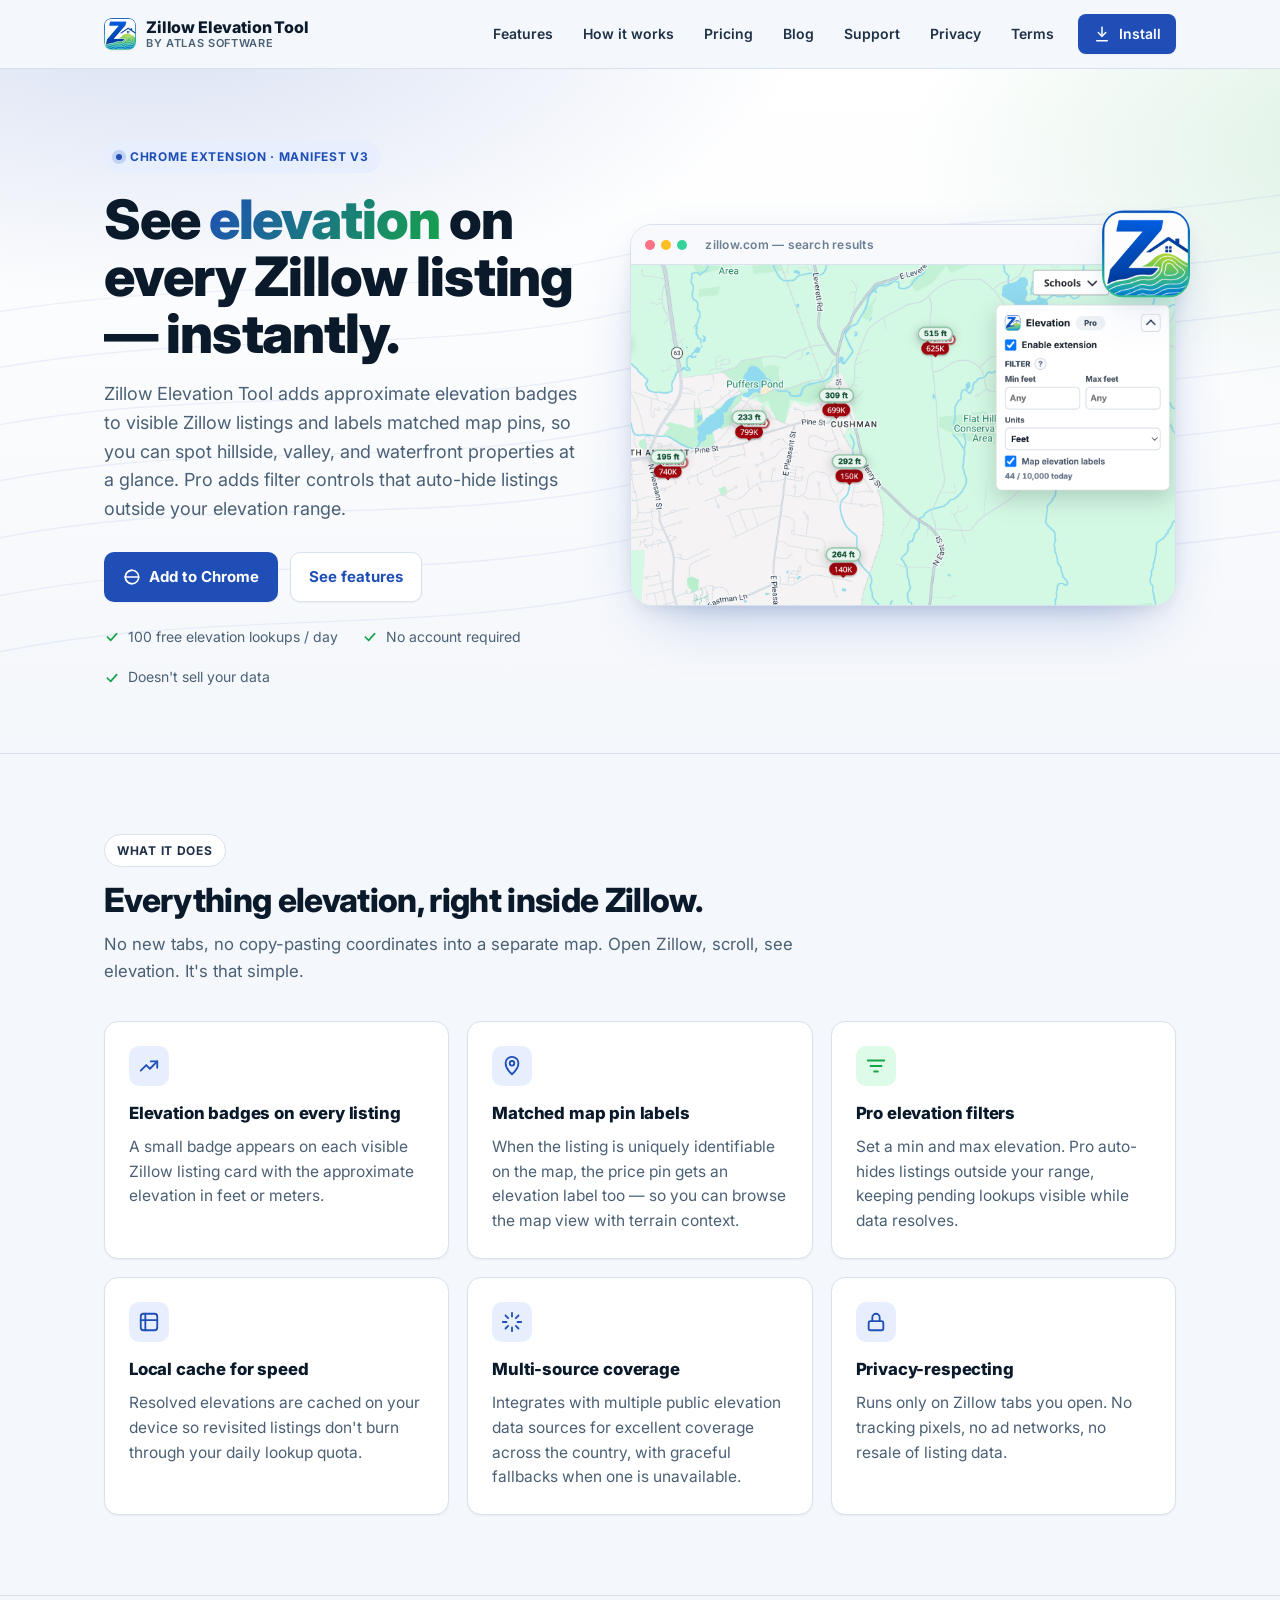
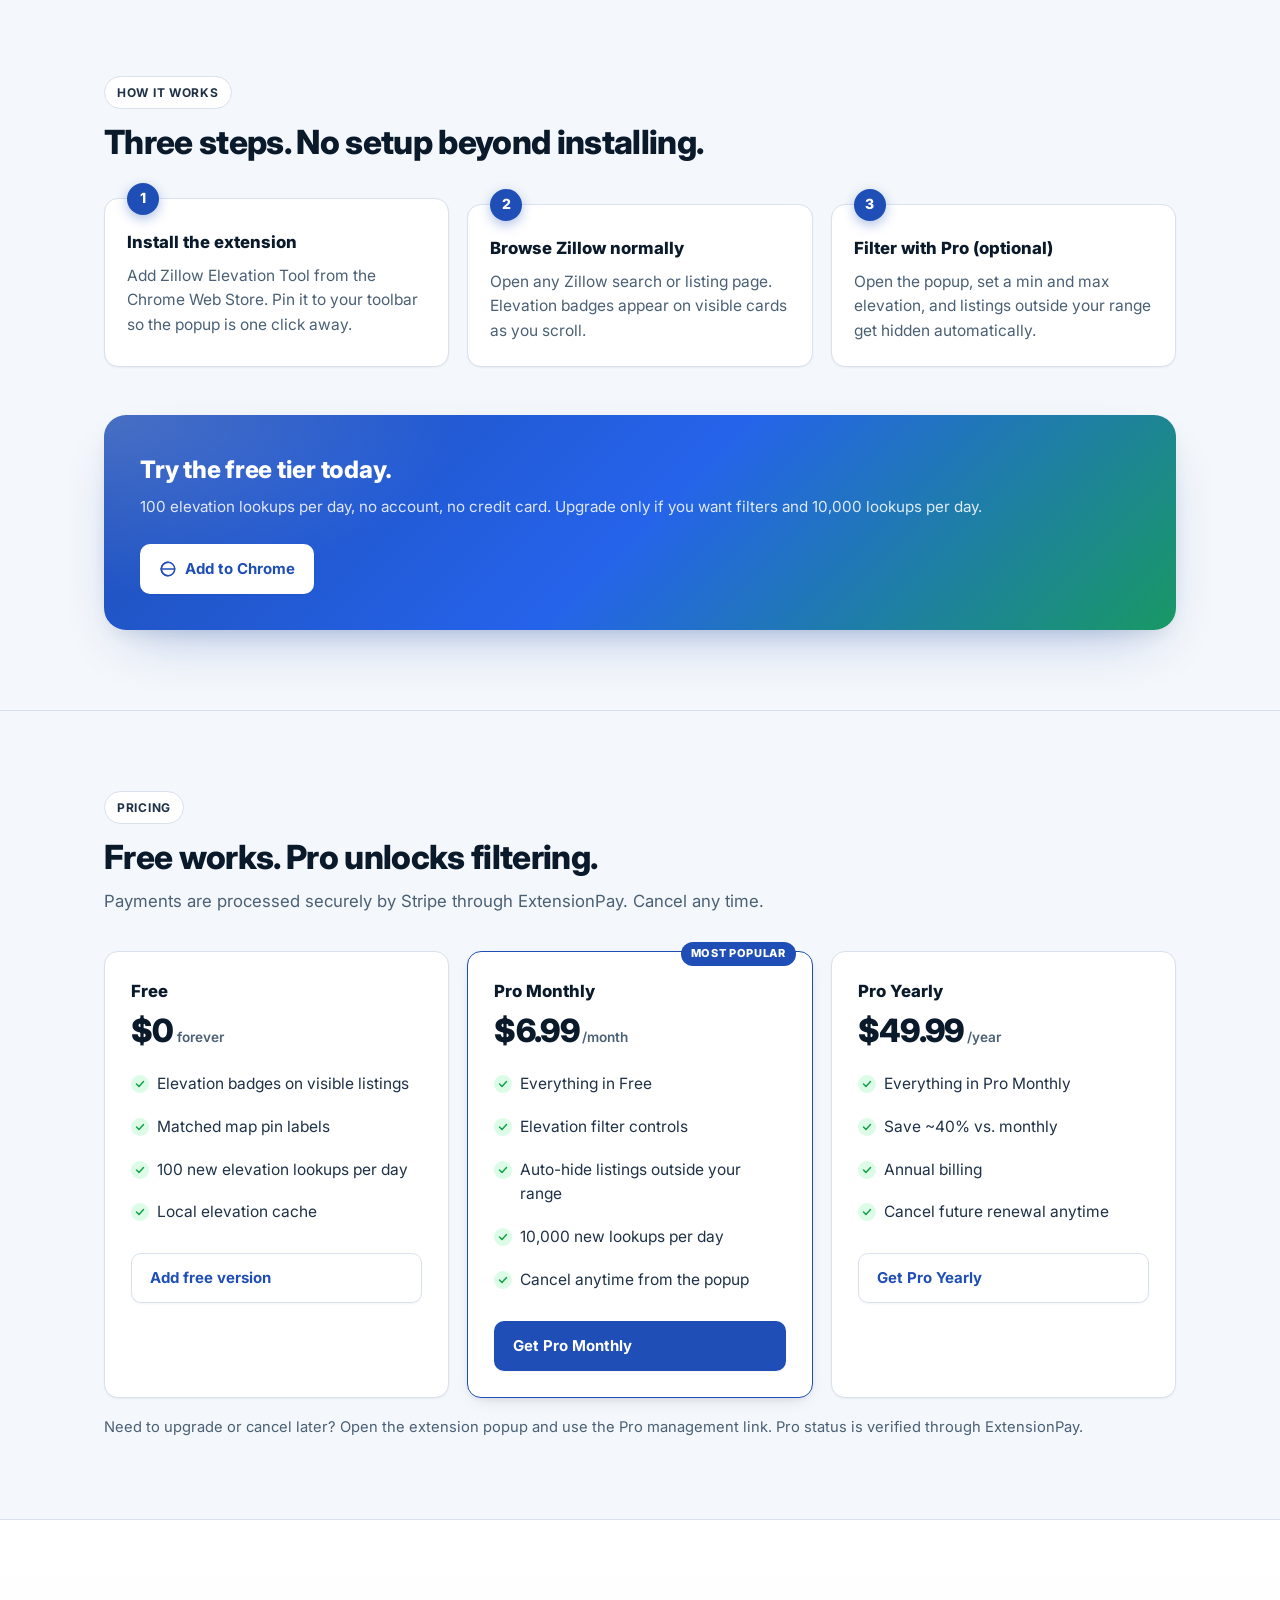
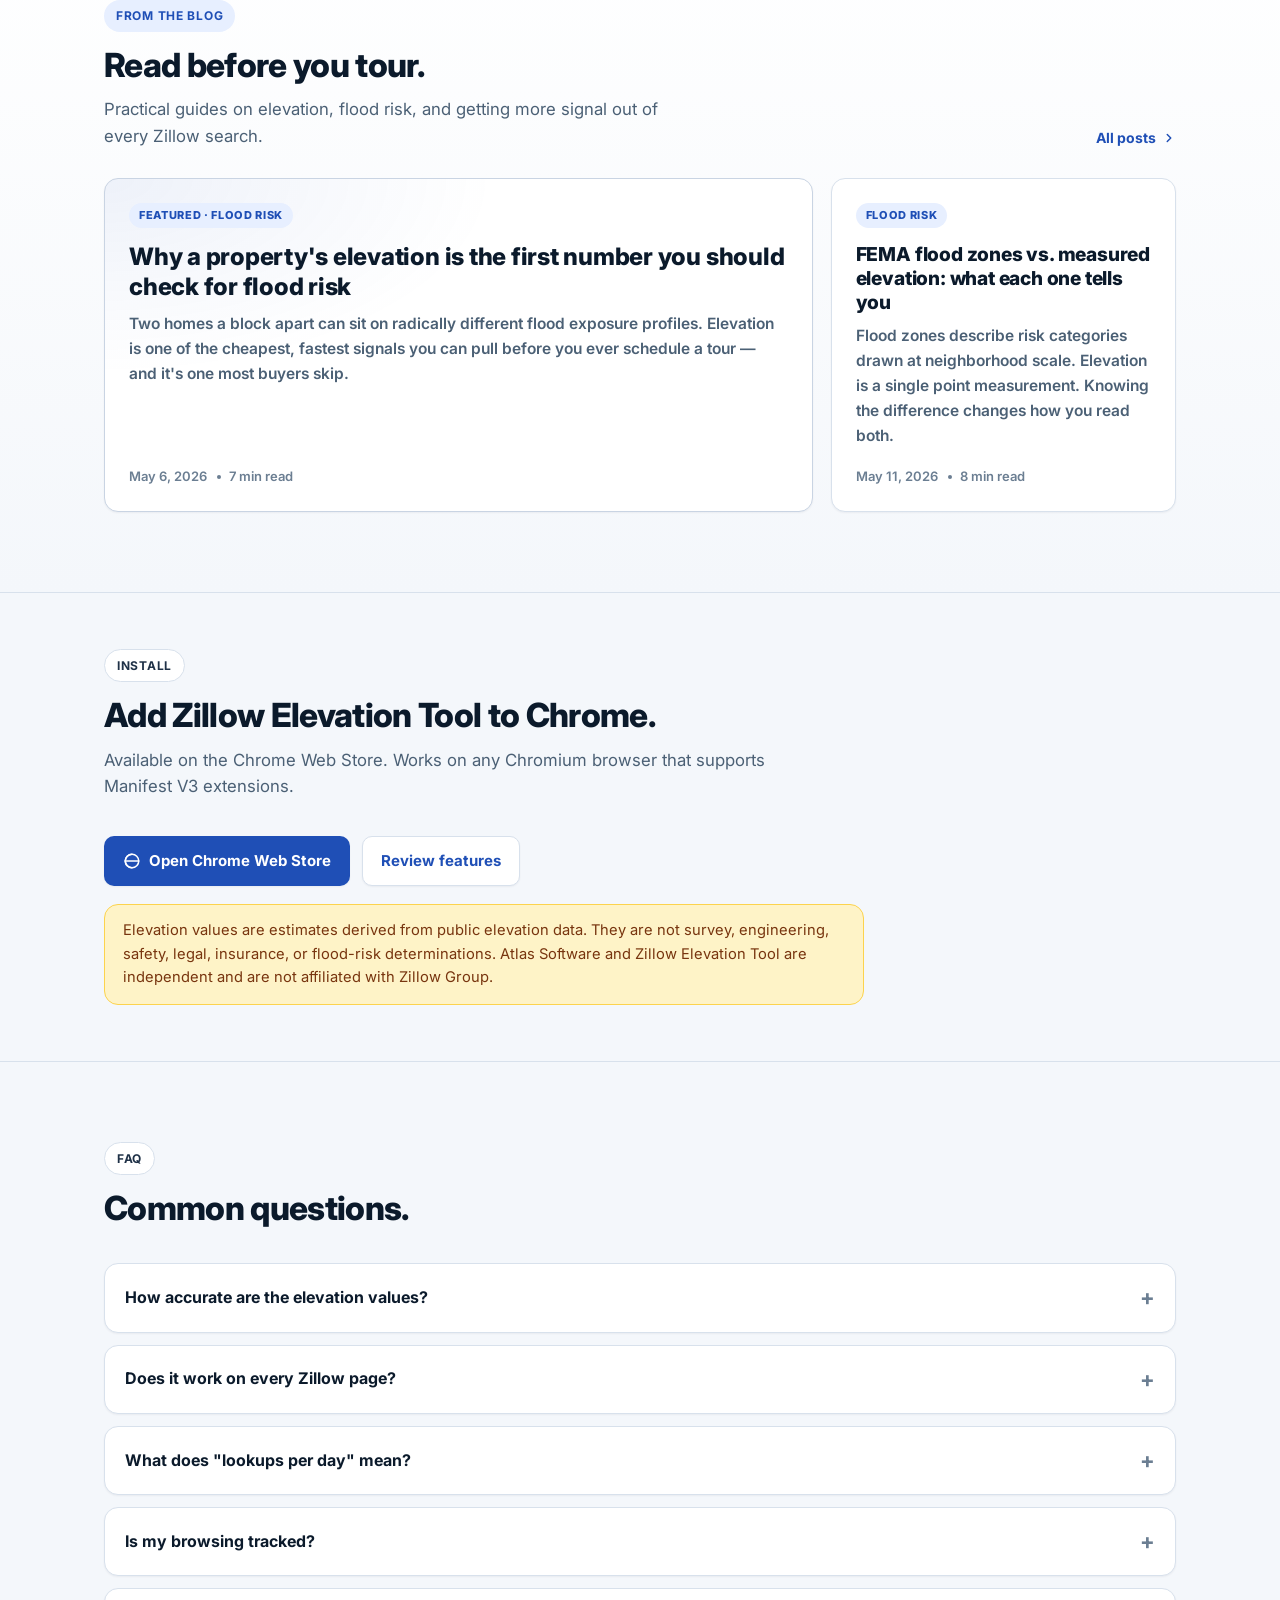
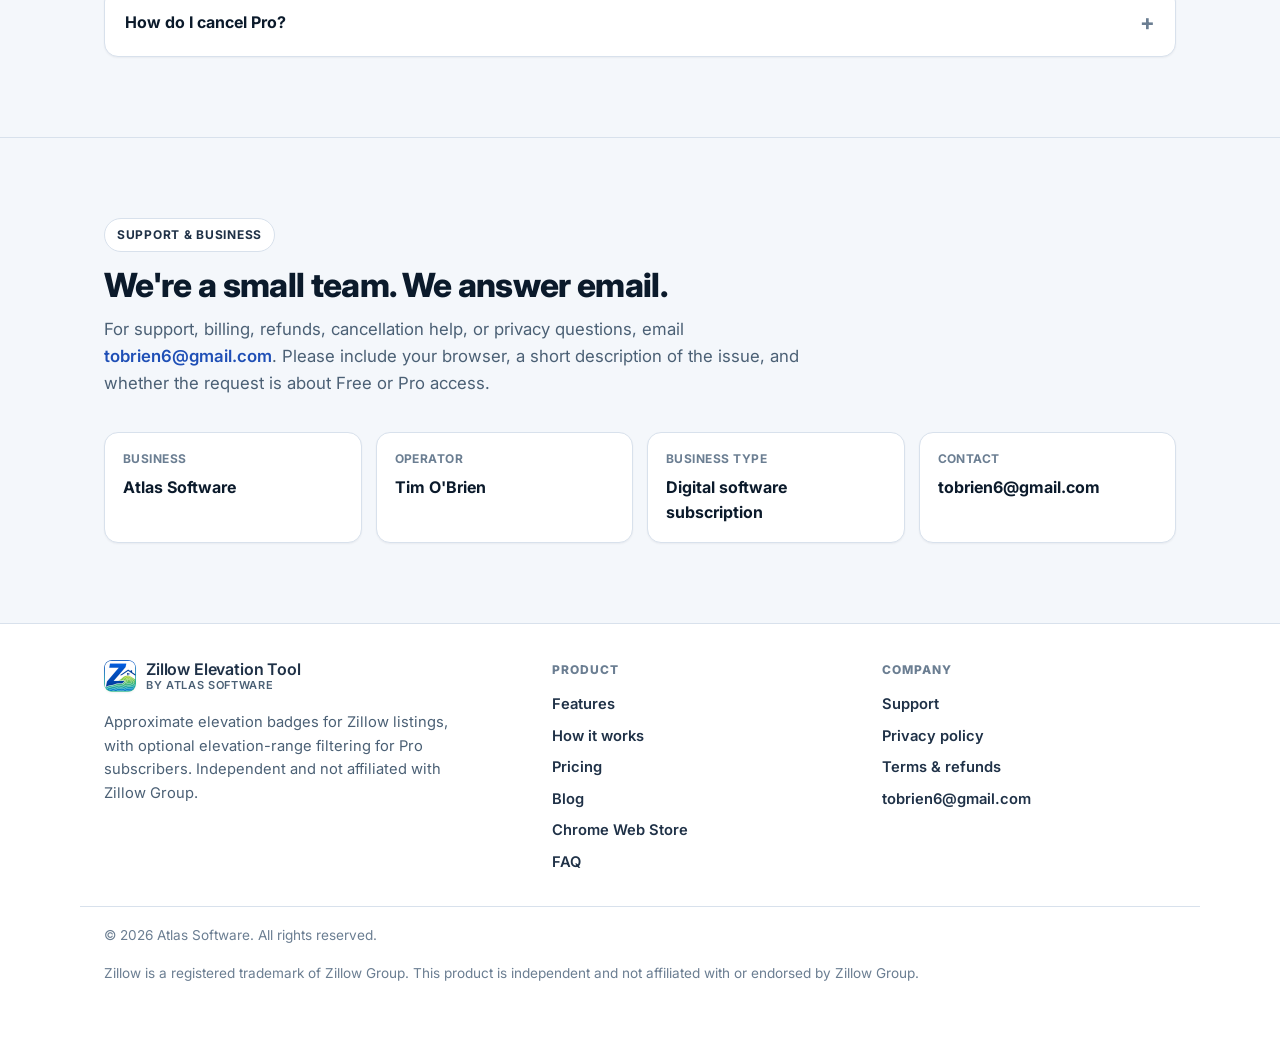
<file: index.html>
<!doctype html>
<html lang="en">
  <head>
    <meta charset="utf-8" />
    <meta name="viewport" content="width=device-width, initial-scale=1" />
    <meta
      name="description"
      content="Zillow Elevation Tool is a Chrome extension that adds approximate elevation badges to Zillow listings. Free elevation badges, optional Pro elevation filtering."
    />
    <meta property="og:title" content="Zillow Elevation Tool" />
    <meta
      property="og:description"
      content="See approximate elevation on every Zillow listing. Filter by elevation range with Pro."
    />
    <meta property="og:image" content="./assets/icon-512.png" />
    <meta property="og:type" content="website" />
    <link rel="icon" type="image/png" href="./assets/icon-128.png" />
    <link rel="apple-touch-icon" href="./assets/icon-256.png" />
    <title>Zillow Elevation Tool — See elevation on every Zillow listing</title>
    <link rel="preconnect" href="https://fonts.googleapis.com" />
    <link rel="preconnect" href="https://fonts.gstatic.com" crossorigin />
    <link
      href="https://fonts.googleapis.com/css2?family=Inter:wght@400;500;600;700;800;900&display=swap"
      rel="stylesheet"
    />
    <link rel="stylesheet" href="./styles.css" />
  </head>
  <body>
    <header class="site-header">
      <div class="site-header__inner">
        <a class="brand" href="./index.html">
          <img
            class="brand__logo"
            src="./assets/icon-128.png"
            alt="Zillow Elevation Tool logo"
          />
          <span class="brand__name">
            <span>Zillow Elevation Tool</span>
            <small>by Atlas Software</small>
          </span>
        </a>
        <nav class="nav" aria-label="Primary">
          <a href="#features">Features</a>
          <a href="#how">How it works</a>
          <a href="#pricing">Pricing</a>
          <a href="./blog/index.html">Blog</a>
          <a href="#support">Support</a>
          <a href="./privacy.html">Privacy</a>
          <a href="./terms.html">Terms</a>
          <a
            class="button"
            href="https://chromewebstore.google.com/detail/zillow-elevation-tool/dmpjffcgdpofpeaempmdllbeinfokogc"
            target="_blank"
            rel="noopener noreferrer"
          >
            <svg
              class="icon"
              viewBox="0 0 24 24"
              fill="none"
              stroke="currentColor"
              stroke-width="2"
              stroke-linecap="round"
              stroke-linejoin="round"
              aria-hidden="true"
            >
              <path d="M12 3v12" />
              <path d="m7 10 5 5 5-5" />
              <path d="M5 21h14" />
            </svg>
            Install
          </a>
        </nav>
      </div>
    </header>

    <main>
      <section class="hero">
        <div class="container hero__inner">
          <div class="hero__copy">
            <span class="eyebrow"
              ><span class="dot"></span> Chrome extension · Manifest V3</span
            >
            <h1>See <em>elevation</em> on every Zillow listing — instantly.</h1>
            <p class="hero__lead">
              Zillow Elevation Tool adds approximate elevation badges to visible
              Zillow listings and labels matched map pins, so you can spot
              hillside, valley, and waterfront properties at a glance. Pro adds
              filter controls that auto-hide listings outside your elevation
              range.
            </p>
            <div class="hero__actions">
              <a
                class="button"
                href="https://chromewebstore.google.com/detail/zillow-elevation-tool/dmpjffcgdpofpeaempmdllbeinfokogc"
                target="_blank"
                rel="noopener noreferrer"
              >
                <svg
                  class="icon"
                  viewBox="0 0 24 24"
                  fill="none"
                  stroke="currentColor"
                  stroke-width="2"
                  stroke-linecap="round"
                  stroke-linejoin="round"
                  aria-hidden="true"
                >
                  <circle cx="12" cy="12" r="9" />
                  <path d="M12 3a9 9 0 0 0 0 18" />
                  <path d="M3 12h18" />
                </svg>
                Add to Chrome
              </a>
              <a class="button button-secondary" href="#features">
                See features
              </a>
            </div>
            <div class="hero__meta">
              <span class="hero__meta-item">
                <svg
                  width="16"
                  height="16"
                  viewBox="0 0 24 24"
                  fill="none"
                  stroke="currentColor"
                  stroke-width="2.5"
                  stroke-linecap="round"
                  stroke-linejoin="round"
                  aria-hidden="true"
                >
                  <polyline points="5 12 10 17 19 7" />
                </svg>
                100 free elevation lookups / day
              </span>
              <span class="hero__meta-item">
                <svg
                  width="16"
                  height="16"
                  viewBox="0 0 24 24"
                  fill="none"
                  stroke="currentColor"
                  stroke-width="2.5"
                  stroke-linecap="round"
                  stroke-linejoin="round"
                  aria-hidden="true"
                >
                  <polyline points="5 12 10 17 19 7" />
                </svg>
                No account required
              </span>
              <span class="hero__meta-item">
                <svg
                  width="16"
                  height="16"
                  viewBox="0 0 24 24"
                  fill="none"
                  stroke="currentColor"
                  stroke-width="2.5"
                  stroke-linecap="round"
                  stroke-linejoin="round"
                  aria-hidden="true"
                >
                  <polyline points="5 12 10 17 19 7" />
                </svg>
                Doesn't sell your data
              </span>
            </div>
          </div>

          <div class="hero__art">
            <img
              class="hero__logo"
              src="./assets/icon-256.png"
              alt=""
              aria-hidden="true"
            />
            <figure class="screenshot" aria-label="Product preview">
              <div class="screenshot__chrome" aria-hidden="true">
                <span></span><span></span><span></span>
                <em>zillow.com — search results</em>
              </div>
              <div class="screenshot__body">
                <img
                  class="screenshot__image"
                  src="./assets/screenshot-hero.png"
                  alt="Zillow map view with elevation badges on listing pins, alongside the extension popup showing the Pro filter controls"
                />
              </div>
            </figure>
          </div>
        </div>
      </section>

      <section id="features" class="section">
        <div class="container">
          <div class="section__head">
            <span class="eyebrow">What it does</span>
            <h2>Everything elevation, right inside Zillow.</h2>
            <p>
              No new tabs, no copy-pasting coordinates into a separate map. Open
              Zillow, scroll, see elevation. It's that simple.
            </p>
          </div>

          <div class="features">
            <article class="feature">
              <div class="feature__icon" aria-hidden="true">
                <svg
                  width="22"
                  height="22"
                  viewBox="0 0 24 24"
                  fill="none"
                  stroke="currentColor"
                  stroke-width="2"
                  stroke-linecap="round"
                  stroke-linejoin="round"
                >
                  <path d="m3 17 6-6 4 4 8-8" />
                  <path d="M14 7h7v7" />
                </svg>
              </div>
              <h3>Elevation badges on every listing</h3>
              <p>
                A small badge appears on each visible Zillow listing card with
                the approximate elevation in feet or meters.
              </p>
            </article>

            <article class="feature">
              <div class="feature__icon" aria-hidden="true">
                <svg
                  width="22"
                  height="22"
                  viewBox="0 0 24 24"
                  fill="none"
                  stroke="currentColor"
                  stroke-width="2"
                  stroke-linecap="round"
                  stroke-linejoin="round"
                >
                  <path
                    d="M12 21s-7-6.2-7-12a7 7 0 0 1 14 0c0 5.8-7 12-7 12Z"
                  />
                  <circle cx="12" cy="9" r="2.5" />
                </svg>
              </div>
              <h3>Matched map pin labels</h3>
              <p>
                When the listing is uniquely identifiable on the map, the price
                pin gets an elevation label too — so you can browse the map view
                with terrain context.
              </p>
            </article>

            <article class="feature feature--green">
              <div class="feature__icon" aria-hidden="true">
                <svg
                  width="22"
                  height="22"
                  viewBox="0 0 24 24"
                  fill="none"
                  stroke="currentColor"
                  stroke-width="2"
                  stroke-linecap="round"
                  stroke-linejoin="round"
                >
                  <path d="M3 6h18" />
                  <path d="M6 12h12" />
                  <path d="M10 18h4" />
                </svg>
              </div>
              <h3>Pro elevation filters</h3>
              <p>
                Set a min and max elevation. Pro auto-hides listings outside
                your range, keeping pending lookups visible while data resolves.
              </p>
            </article>

            <article class="feature">
              <div class="feature__icon" aria-hidden="true">
                <svg
                  width="22"
                  height="22"
                  viewBox="0 0 24 24"
                  fill="none"
                  stroke="currentColor"
                  stroke-width="2"
                  stroke-linecap="round"
                  stroke-linejoin="round"
                >
                  <rect x="3" y="3" width="18" height="18" rx="3" />
                  <path d="M3 10h18" />
                  <path d="M8 3v18" />
                </svg>
              </div>
              <h3>Local cache for speed</h3>
              <p>
                Resolved elevations are cached on your device so revisited
                listings don't burn through your daily lookup quota.
              </p>
            </article>

            <article class="feature">
              <div class="feature__icon" aria-hidden="true">
                <svg
                  width="22"
                  height="22"
                  viewBox="0 0 24 24"
                  fill="none"
                  stroke="currentColor"
                  stroke-width="2"
                  stroke-linecap="round"
                  stroke-linejoin="round"
                >
                  <path d="M12 2v4" />
                  <path d="M12 18v4" />
                  <path d="m4.93 4.93 2.83 2.83" />
                  <path d="m16.24 16.24 2.83 2.83" />
                  <path d="M2 12h4" />
                  <path d="M18 12h4" />
                  <path d="m4.93 19.07 2.83-2.83" />
                  <path d="m16.24 7.76 2.83-2.83" />
                </svg>
              </div>
              <h3>Multi-source coverage</h3>
              <p>
                Integrates with multiple public elevation data sources for
                excellent coverage across the country, with graceful fallbacks
                when one is unavailable.
              </p>
            </article>

            <article class="feature">
              <div class="feature__icon" aria-hidden="true">
                <svg
                  width="22"
                  height="22"
                  viewBox="0 0 24 24"
                  fill="none"
                  stroke="currentColor"
                  stroke-width="2"
                  stroke-linecap="round"
                  stroke-linejoin="round"
                >
                  <rect x="4" y="11" width="16" height="10" rx="2" />
                  <path d="M8 11V7a4 4 0 0 1 8 0v4" />
                </svg>
              </div>
              <h3>Privacy-respecting</h3>
              <p>
                Runs only on Zillow tabs you open. No tracking pixels, no ad
                networks, no resale of listing data.
              </p>
            </article>
          </div>
        </div>
      </section>

      <section id="how" class="section">
        <div class="container">
          <div class="section__head">
            <span class="eyebrow">How it works</span>
            <h2>Three steps. No setup beyond installing.</h2>
          </div>

          <ol class="steps" style="list-style: none; padding: 0">
            <li class="step">
              <h3>Install the extension</h3>
              <p>
                Add Zillow Elevation Tool from the Chrome Web Store. Pin it to
                your toolbar so the popup is one click away.
              </p>
            </li>
            <li class="step">
              <h3>Browse Zillow normally</h3>
              <p>
                Open any Zillow search or listing page. Elevation badges appear
                on visible cards as you scroll.
              </p>
            </li>
            <li class="step">
              <h3>Filter with Pro (optional)</h3>
              <p>
                Open the popup, set a min and max elevation, and listings
                outside your range get hidden automatically.
              </p>
            </li>
          </ol>

          <div class="cta-banner">
            <div>
              <h2>Try the free tier today.</h2>
              <p>
                100 elevation lookups per day, no account, no credit card.
                Upgrade only if you want filters and 10,000 lookups per day.
              </p>
            </div>
            <a
              class="button"
              href="https://chromewebstore.google.com/detail/zillow-elevation-tool/dmpjffcgdpofpeaempmdllbeinfokogc"
              target="_blank"
              rel="noopener noreferrer"
            >
              <svg
                class="icon"
                viewBox="0 0 24 24"
                fill="none"
                stroke="currentColor"
                stroke-width="2"
                stroke-linecap="round"
                stroke-linejoin="round"
                aria-hidden="true"
              >
                <circle cx="12" cy="12" r="9" />
                <path d="M3 12h18" />
                <path d="M12 3a9 9 0 0 0 0 18" />
              </svg>
              Add to Chrome
            </a>
          </div>
        </div>
      </section>

      <section id="pricing" class="section">
        <div class="container">
          <div class="section__head">
            <span class="eyebrow">Pricing</span>
            <h2>Free works. Pro unlocks filtering.</h2>
            <p>
              Payments are processed securely by Stripe through ExtensionPay.
              Cancel any time.
            </p>
          </div>

          <div class="pricing-grid">
            <article class="plan">
              <h3>Free</h3>
              <p class="plan__price">$0<small> forever</small></p>
              <ul class="plan__list">
                <li>Elevation badges on visible listings</li>
                <li>Matched map pin labels</li>
                <li>100 new elevation lookups per day</li>
                <li>Local elevation cache</li>
              </ul>
              <a
                class="button button-secondary plan__cta"
                href="https://chromewebstore.google.com/detail/zillow-elevation-tool/dmpjffcgdpofpeaempmdllbeinfokogc"
                target="_blank"
                rel="noopener noreferrer"
              >
                Add free version
              </a>
            </article>

            <article class="plan plan--featured">
              <span class="plan__tag">Most popular</span>
              <h3>Pro Monthly</h3>
              <p class="plan__price">$6.99<small> /month</small></p>
              <ul class="plan__list">
                <li>Everything in Free</li>
                <li>Elevation filter controls</li>
                <li>Auto-hide listings outside your range</li>
                <li>10,000 new lookups per day</li>
                <li>Cancel anytime from the popup</li>
              </ul>
              <a
                class="button plan__cta"
                href="https://chromewebstore.google.com/detail/zillow-elevation-tool/dmpjffcgdpofpeaempmdllbeinfokogc"
                target="_blank"
                rel="noopener noreferrer"
              >
                Get Pro Monthly
              </a>
            </article>

            <article class="plan">
              <h3>Pro Yearly</h3>
              <p class="plan__price">$49.99<small> /year</small></p>
              <ul class="plan__list">
                <li>Everything in Pro Monthly</li>
                <li>Save ~40% vs. monthly</li>
                <li>Annual billing</li>
                <li>Cancel future renewal anytime</li>
              </ul>
              <a
                class="button button-secondary plan__cta"
                href="https://chromewebstore.google.com/detail/zillow-elevation-tool/dmpjffcgdpofpeaempmdllbeinfokogc"
                target="_blank"
                rel="noopener noreferrer"
              >
                Get Pro Yearly
              </a>
            </article>
          </div>

          <p class="pricing-note">
            Need to upgrade or cancel later? Open the extension popup and use
            the Pro management link. Pro status is verified through
            ExtensionPay.
          </p>
        </div>
      </section>

      <section id="blog" class="section blog-strip">
        <div class="container">
          <div class="blog-strip__head">
            <div>
              <span class="eyebrow">From the blog</span>
              <h2>Read before you tour.</h2>
              <p>
                Practical guides on elevation, flood risk, and getting more
                signal out of every Zillow search.
              </p>
            </div>
            <a class="blog-strip__link" href="./blog/index.html">
              All posts
              <svg
                width="14"
                height="14"
                viewBox="0 0 24 24"
                fill="none"
                stroke="currentColor"
                stroke-width="2.5"
                stroke-linecap="round"
                stroke-linejoin="round"
                aria-hidden="true"
              >
                <path d="m9 6 6 6-6 6" />
              </svg>
            </a>
          </div>

          <div class="post-grid">
            <a
              class="post-card post-card--featured"
              href="./blog/flood-risk-elevation.html"
            >
              <span class="post-card__tag">Featured · Flood risk</span>
              <h3>
                Why a property's elevation is the first number you should
                check for flood risk
              </h3>
              <p>
                Two homes a block apart can sit on radically different flood
                exposure profiles. Elevation is one of the cheapest, fastest
                signals you can pull before you ever schedule a tour — and
                it's one most buyers skip.
              </p>
              <span class="post-card__meta">
                <time datetime="2026-05-06">May 6, 2026</time>
                <span class="post-card__readtime">7 min read</span>
              </span>
            </a>

            <a
              class="post-card"
              href="./blog/fema-flood-zones-vs-elevation.html"
            >
              <span class="post-card__tag">Flood risk</span>
              <h3>
                FEMA flood zones vs. measured elevation: what each one tells
                you
              </h3>
              <p>
                Flood zones describe risk categories drawn at neighborhood
                scale. Elevation is a single point measurement. Knowing the
                difference changes how you read both.
              </p>
              <span class="post-card__meta">
                <time datetime="2026-05-11">May 11, 2026</time>
                <span class="post-card__readtime">8 min read</span>
              </span>
            </a>
          </div>
        </div>
      </section>

      <section id="install" class="section section--tight">
        <div class="container">
          <div class="section__head">
            <span class="eyebrow">Install</span>
            <h2>Add Zillow Elevation Tool to Chrome.</h2>
            <p>
              Available on the Chrome Web Store. Works on any Chromium browser
              that supports Manifest V3 extensions.
            </p>
          </div>
          <div class="hero__actions">
            <a
              class="button"
              href="https://chromewebstore.google.com/detail/zillow-elevation-tool/dmpjffcgdpofpeaempmdllbeinfokogc"
              target="_blank"
              rel="noopener noreferrer"
              aria-label="Open Chrome Web Store listing"
            >
              <svg
                class="icon"
                viewBox="0 0 24 24"
                fill="none"
                stroke="currentColor"
                stroke-width="2"
                stroke-linecap="round"
                stroke-linejoin="round"
                aria-hidden="true"
              >
                <circle cx="12" cy="12" r="9" />
                <path d="M3 12h18" />
                <path d="M12 3a9 9 0 0 0 0 18" />
              </svg>
              Open Chrome Web Store
            </a>
            <a class="button button-secondary" href="#features">
              Review features
            </a>
          </div>
          <p class="disclaimer" style="max-width: 760px">
            Elevation values are estimates derived from public elevation data.
            They are not survey, engineering, safety, legal, insurance, or
            flood-risk determinations. Atlas Software and Zillow Elevation Tool
            are independent and are not affiliated with Zillow Group.
          </p>
        </div>
      </section>

      <section id="faq" class="section">
        <div class="container">
          <div class="section__head">
            <span class="eyebrow">FAQ</span>
            <h2>Common questions.</h2>
          </div>

          <div class="faq">
            <details>
              <summary>How accurate are the elevation values?</summary>
              <p>
                Elevation is sampled from public terrain data (AWS Terrarium
                tiles with USGS EPQS fallback) at the listing's coordinates.
                Expect typical accuracy within a few meters in well-mapped
                areas. Use it for relative comparisons between listings, not for
                survey-grade decisions.
              </p>
            </details>
            <details>
              <summary>Does it work on every Zillow page?</summary>
              <p>
                It works on Zillow search results, map view, and individual
                listing detail pages. Listings without coordinates available in
                the page or map data show a "coordinates unavailable" state —
                they are not geocoded by default to keep your daily lookup quota
                meaningful.
              </p>
            </details>
            <details>
              <summary>What does "lookups per day" mean?</summary>
              <p>
                A "lookup" is a new elevation request the extension hasn't
                cached yet. Cached results don't count, so revisiting the same
                listing is free. Quotas reset by UTC date.
              </p>
            </details>
            <details>
              <summary>Is my browsing tracked?</summary>
              <p>
                No. The extension only runs on Zillow tabs you open, only sends
                coordinates to public elevation providers to fetch elevation
                values, and stores cache and settings locally in Chrome
                extension storage. See the
                <a href="./privacy.html">privacy policy</a> for details.
              </p>
            </details>
            <details>
              <summary>How do I cancel Pro?</summary>
              <p>
                Open the extension popup and use the Pro management link.
                Cancellation prevents future renewal. For refund questions,
                email
                <a href="mailto:tobrien6@gmail.com">tobrien6@gmail.com</a>.
              </p>
            </details>
          </div>
        </div>
      </section>

      <section id="support" class="section">
        <div class="container">
          <div class="section__head">
            <span class="eyebrow">Support &amp; business</span>
            <h2>We're a small team. We answer email.</h2>
            <p>
              For support, billing, refunds, cancellation help, or privacy
              questions, email
              <a href="mailto:tobrien6@gmail.com">tobrien6@gmail.com</a>. Please
              include your browser, a short description of the issue, and
              whether the request is about Free or Pro access.
            </p>
          </div>
          <div class="detail-grid">
            <div>
              <strong>Business</strong>
              <span>Atlas Software</span>
            </div>
            <div>
              <strong>Operator</strong>
              <span>Tim O'Brien</span>
            </div>
            <div>
              <strong>Business type</strong>
              <span>Digital software subscription</span>
            </div>
            <div>
              <strong>Contact</strong>
              <span>tobrien6@gmail.com</span>
            </div>
          </div>
        </div>
      </section>
    </main>

    <footer class="site-footer">
      <div class="container site-footer__inner">
        <div class="site-footer__brand">
          <a class="brand" href="./index.html">
            <img
              class="brand__logo"
              src="./assets/icon-128.png"
              alt="Zillow Elevation Tool logo"
            />
            <span class="brand__name">
              <span>Zillow Elevation Tool</span>
              <small>by Atlas Software</small>
            </span>
          </a>
          <p>
            Approximate elevation badges for Zillow listings, with optional
            elevation-range filtering for Pro subscribers. Independent and not
            affiliated with Zillow Group.
          </p>
        </div>
        <div>
          <h4>Product</h4>
          <ul>
            <li><a href="#features">Features</a></li>
            <li><a href="#how">How it works</a></li>
            <li><a href="#pricing">Pricing</a></li>
            <li><a href="./blog/index.html">Blog</a></li>
            <li>
              <a
                href="https://chromewebstore.google.com/detail/zillow-elevation-tool/dmpjffcgdpofpeaempmdllbeinfokogc"
                target="_blank"
                rel="noopener noreferrer"
                >Chrome Web Store</a
              >
            </li>
            <li><a href="#faq">FAQ</a></li>
          </ul>
        </div>
        <div>
          <h4>Company</h4>
          <ul>
            <li><a href="#support">Support</a></li>
            <li><a href="./privacy.html">Privacy policy</a></li>
            <li><a href="./terms.html">Terms &amp; refunds</a></li>
            <li>
              <a href="mailto:tobrien6@gmail.com">tobrien6@gmail.com</a>
            </li>
          </ul>
        </div>
      </div>
      <div class="container site-footer__legal">
        <span>© 2026 Atlas Software. All rights reserved.</span>
        <span>
          Zillow is a registered trademark of Zillow Group. This product is
          independent and not affiliated with or endorsed by Zillow Group.
        </span>
      </div>
    </footer>
  </body>
</html>
</file>
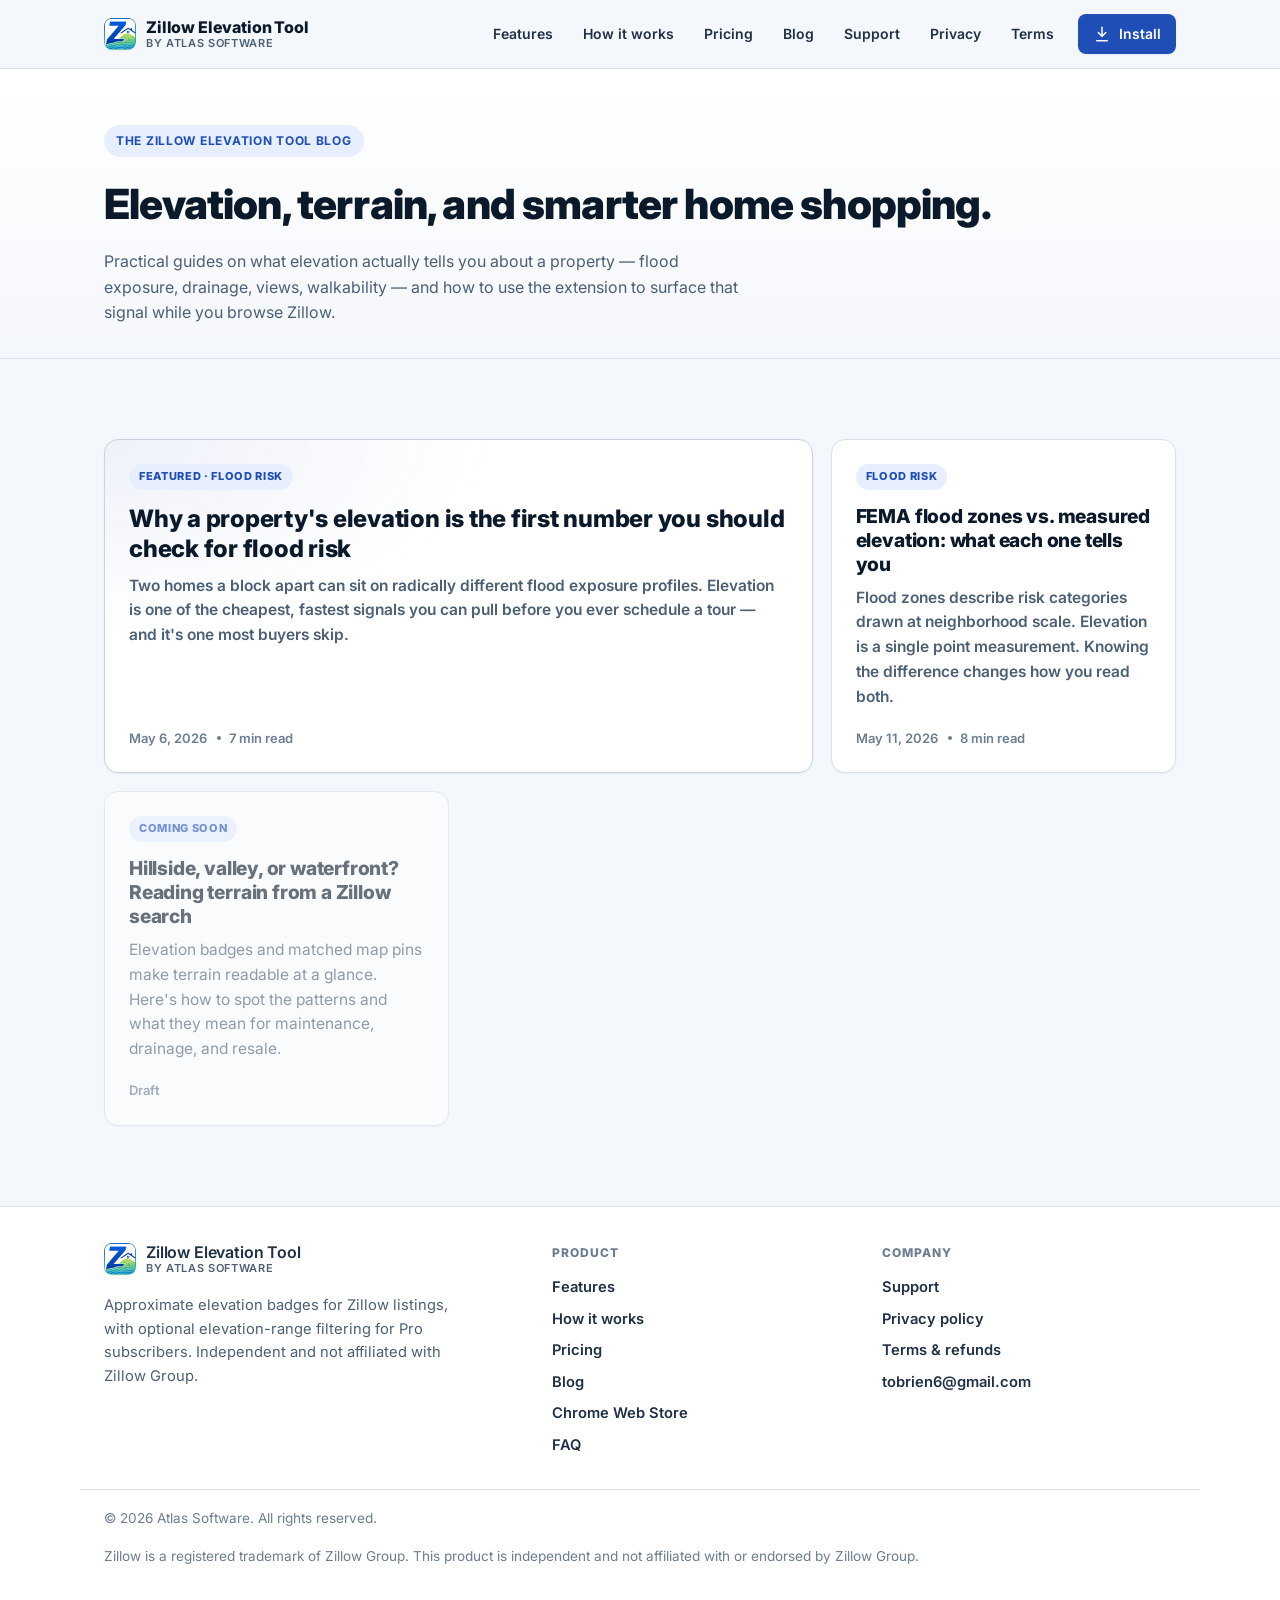
<file: blog/index.html>
<!doctype html>
<html lang="en">
  <head>
    <meta charset="utf-8" />
    <meta name="viewport" content="width=device-width, initial-scale=1" />
    <meta
      name="description"
      content="The Zillow Elevation Tool blog — practical guides on elevation, flood risk, terrain, and using the Chrome extension to make smarter buying decisions."
    />
    <meta property="og:title" content="Blog — Zillow Elevation Tool" />
    <meta
      property="og:description"
      content="Guides on elevation, flood risk, and getting more out of the Zillow Elevation Tool Chrome extension."
    />
    <meta property="og:image" content="../assets/icon-512.png" />
    <meta property="og:type" content="website" />
    <link rel="icon" type="image/png" href="../assets/icon-128.png" />
    <link rel="apple-touch-icon" href="../assets/icon-256.png" />
    <title>Blog — Zillow Elevation Tool</title>
    <link rel="preconnect" href="https://fonts.googleapis.com" />
    <link rel="preconnect" href="https://fonts.gstatic.com" crossorigin />
    <link
      href="https://fonts.googleapis.com/css2?family=Inter:wght@400;500;600;700;800;900&display=swap"
      rel="stylesheet"
    />
    <link rel="stylesheet" href="../styles.css" />
  </head>
  <body>
    <header class="site-header">
      <div class="site-header__inner">
        <a class="brand" href="../index.html">
          <img
            class="brand__logo"
            src="../assets/icon-128.png"
            alt="Zillow Elevation Tool logo"
          />
          <span class="brand__name">
            <span>Zillow Elevation Tool</span>
            <small>by Atlas Software</small>
          </span>
        </a>
        <nav class="nav" aria-label="Primary">
          <a href="../index.html#features">Features</a>
          <a href="../index.html#how">How it works</a>
          <a href="../index.html#pricing">Pricing</a>
          <a href="./index.html" aria-current="page">Blog</a>
          <a href="../index.html#support">Support</a>
          <a href="../privacy.html">Privacy</a>
          <a href="../terms.html">Terms</a>
          <a
            class="button"
            href="https://chromewebstore.google.com/detail/zillow-elevation-tool/dmpjffcgdpofpeaempmdllbeinfokogc"
            target="_blank"
            rel="noopener noreferrer"
          >
            <svg
              class="icon"
              viewBox="0 0 24 24"
              fill="none"
              stroke="currentColor"
              stroke-width="2"
              stroke-linecap="round"
              stroke-linejoin="round"
              aria-hidden="true"
            >
              <path d="M12 3v12" />
              <path d="m7 10 5 5 5-5" />
              <path d="M5 21h14" />
            </svg>
            Install
          </a>
        </nav>
      </div>
    </header>

    <section class="legal-hero">
      <div class="container">
        <span class="eyebrow">The Zillow Elevation Tool blog</span>
        <h1 style="margin-top: 14px">
          Elevation, terrain, and smarter home shopping.
        </h1>
        <p class="muted" style="max-width: 640px; margin-top: 12px">
          Practical guides on what elevation actually tells you about a
          property — flood exposure, drainage, views, walkability — and how to
          use the extension to surface that signal while you browse Zillow.
        </p>
      </div>
    </section>

    <main class="section">
      <div class="container">
        <div class="post-grid">
          <a class="post-card post-card--featured" href="./flood-risk-elevation.html">
            <span class="post-card__tag">Featured · Flood risk</span>
            <h3>
              Why a property's elevation is the first number you should check
              for flood risk
            </h3>
            <p>
              Two homes a block apart can sit on radically different flood
              exposure profiles. Elevation is one of the cheapest, fastest
              signals you can pull before you ever schedule a tour — and it's
              one most buyers skip.
            </p>
            <span class="post-card__meta">
              <time datetime="2026-05-06">May 6, 2026</time>
              <span class="post-card__readtime">7 min read</span>
            </span>
          </a>

          <a class="post-card" href="./fema-flood-zones-vs-elevation.html">
            <span class="post-card__tag">Flood risk</span>
            <h3>FEMA flood zones vs. measured elevation: what each one tells you</h3>
            <p>
              Flood zones describe risk categories drawn at neighborhood scale.
              Elevation is a single point measurement. Knowing the difference
              changes how you read both.
            </p>
            <span class="post-card__meta">
              <time datetime="2026-05-11">May 11, 2026</time>
              <span class="post-card__readtime">8 min read</span>
            </span>
          </a>

          <article class="post-card" aria-disabled="true" style="opacity: 0.6; cursor: default;">
            <span class="post-card__tag">Coming soon</span>
            <h3>Hillside, valley, or waterfront? Reading terrain from a Zillow search</h3>
            <p>
              Elevation badges and matched map pins make terrain readable at a
              glance. Here's how to spot the patterns and what they mean for
              maintenance, drainage, and resale.
            </p>
            <span class="post-card__meta">
              <time>Draft</time>
            </span>
          </article>
        </div>
      </div>
    </main>

    <footer class="site-footer">
      <div class="container site-footer__inner">
        <div class="site-footer__brand">
          <a class="brand" href="../index.html">
            <img
              class="brand__logo"
              src="../assets/icon-128.png"
              alt="Zillow Elevation Tool logo"
            />
            <span class="brand__name">
              <span>Zillow Elevation Tool</span>
              <small>by Atlas Software</small>
            </span>
          </a>
          <p>
            Approximate elevation badges for Zillow listings, with optional
            elevation-range filtering for Pro subscribers. Independent and not
            affiliated with Zillow Group.
          </p>
        </div>
        <div>
          <h4>Product</h4>
          <ul>
            <li><a href="../index.html#features">Features</a></li>
            <li><a href="../index.html#how">How it works</a></li>
            <li><a href="../index.html#pricing">Pricing</a></li>
            <li><a href="./index.html">Blog</a></li>
            <li>
              <a
                href="https://chromewebstore.google.com/detail/zillow-elevation-tool/dmpjffcgdpofpeaempmdllbeinfokogc"
                target="_blank"
                rel="noopener noreferrer"
                >Chrome Web Store</a
              >
            </li>
            <li><a href="../index.html#faq">FAQ</a></li>
          </ul>
        </div>
        <div>
          <h4>Company</h4>
          <ul>
            <li><a href="../index.html#support">Support</a></li>
            <li><a href="../privacy.html">Privacy policy</a></li>
            <li><a href="../terms.html">Terms &amp; refunds</a></li>
            <li>
              <a href="mailto:tobrien6@gmail.com">tobrien6@gmail.com</a>
            </li>
          </ul>
        </div>
      </div>
      <div class="container site-footer__legal">
        <span>© 2026 Atlas Software. All rights reserved.</span>
        <span>
          Zillow is a registered trademark of Zillow Group. This product is
          independent and not affiliated with or endorsed by Zillow Group.
        </span>
      </div>
    </footer>
  </body>
</html>
</file>
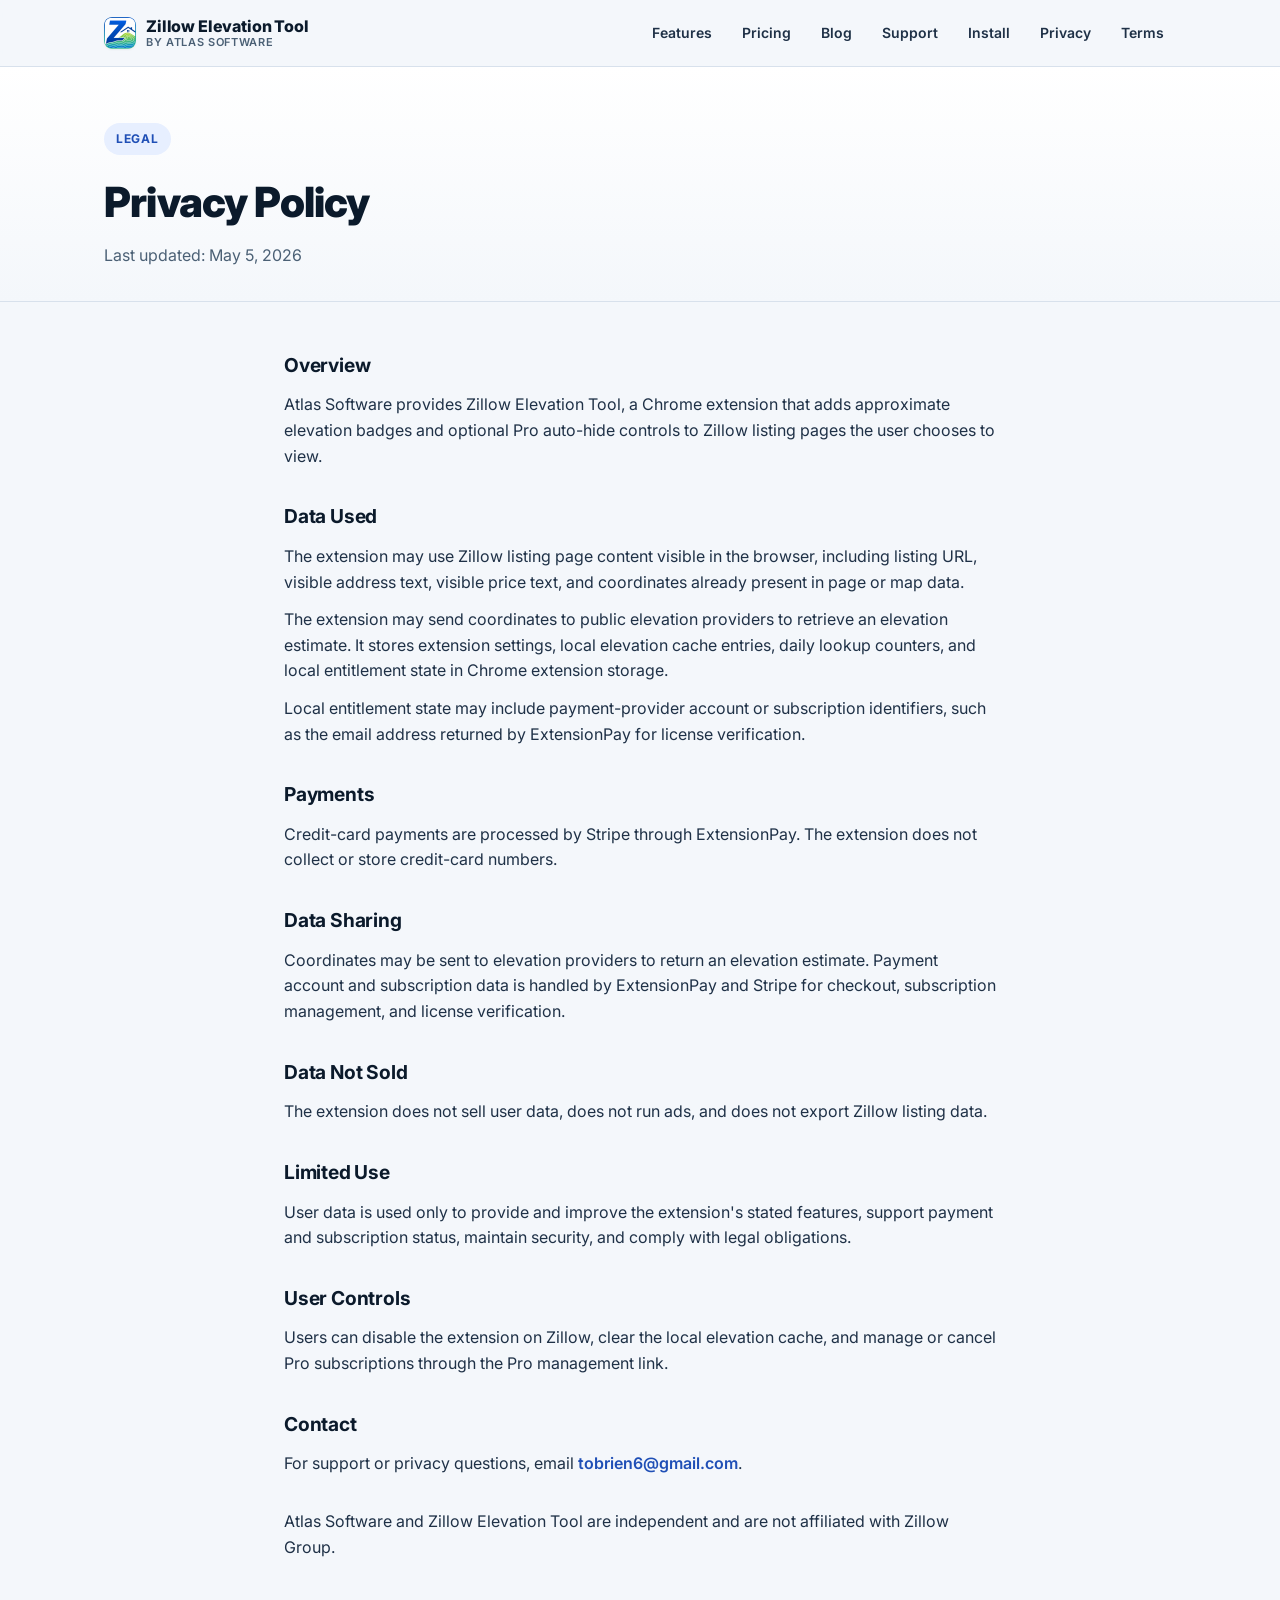
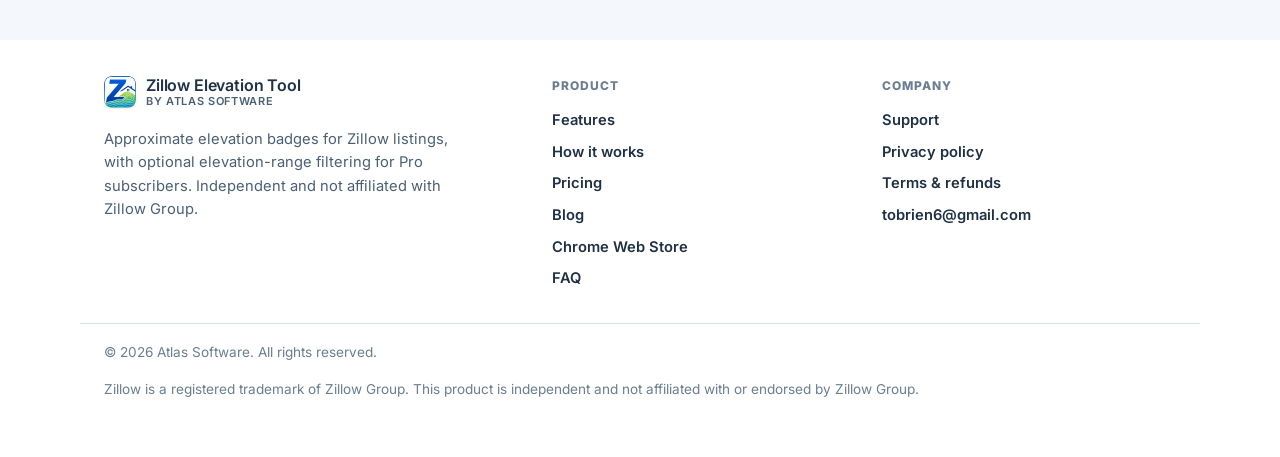
<file: privacy.html>
<!doctype html>
<html lang="en">
  <head>
    <meta charset="utf-8" />
    <meta name="viewport" content="width=device-width, initial-scale=1" />
    <meta
      name="description"
      content="Privacy policy for Zillow Elevation Tool, a Chrome extension by Atlas Software."
    />
    <link rel="icon" type="image/png" href="./assets/icon-128.png" />
    <title>Privacy Policy — Zillow Elevation Tool</title>
    <link rel="preconnect" href="https://fonts.googleapis.com" />
    <link rel="preconnect" href="https://fonts.gstatic.com" crossorigin />
    <link
      href="https://fonts.googleapis.com/css2?family=Inter:wght@400;500;600;700;800;900&display=swap"
      rel="stylesheet"
    />
    <link rel="stylesheet" href="./styles.css" />
  </head>
  <body>
    <header class="site-header">
      <div class="site-header__inner">
        <a class="brand" href="./index.html">
          <img
            class="brand__logo"
            src="./assets/icon-128.png"
            alt="Zillow Elevation Tool logo"
          />
          <span class="brand__name">
            <span>Zillow Elevation Tool</span>
            <small>by Atlas Software</small>
          </span>
        </a>
        <nav class="nav" aria-label="Primary">
          <a href="./index.html#features">Features</a>
          <a href="./index.html#pricing">Pricing</a>
          <a href="./blog/index.html">Blog</a>
          <a href="./index.html#support">Support</a>
          <a
            href="https://chromewebstore.google.com/detail/zillow-elevation-tool/dmpjffcgdpofpeaempmdllbeinfokogc"
            target="_blank"
            rel="noopener noreferrer"
            >Install</a
          >
          <a href="./privacy.html">Privacy</a>
          <a href="./terms.html">Terms</a>
        </nav>
      </div>
    </header>

    <section class="legal-hero">
      <div class="container">
        <span class="eyebrow">Legal</span>
        <h1 style="margin-top: 14px">Privacy Policy</h1>
        <p class="muted">Last updated: May 5, 2026</p>
      </div>
    </section>

    <main class="legal-body">
      <article class="container">
        <h2>Overview</h2>
        <p>
          Atlas Software provides Zillow Elevation Tool, a Chrome extension that
          adds approximate elevation badges and optional Pro auto-hide controls
          to Zillow listing pages the user chooses to view.
        </p>

        <h2>Data Used</h2>
        <p>
          The extension may use Zillow listing page content visible in the
          browser, including listing URL, visible address text, visible price
          text, and coordinates already present in page or map data.
        </p>
        <p>
          The extension may send coordinates to public elevation providers to
          retrieve an elevation estimate. It stores extension settings, local
          elevation cache entries, daily lookup counters, and local entitlement
          state in Chrome extension storage.
        </p>
        <p>
          Local entitlement state may include payment-provider account or
          subscription identifiers, such as the email address returned by
          ExtensionPay for license verification.
        </p>

        <h2>Payments</h2>
        <p>
          Credit-card payments are processed by Stripe through ExtensionPay. The
          extension does not collect or store credit-card numbers.
        </p>

        <h2>Data Sharing</h2>
        <p>
          Coordinates may be sent to elevation providers to return an elevation
          estimate. Payment account and subscription data is handled by
          ExtensionPay and Stripe for checkout, subscription management, and
          license verification.
        </p>

        <h2>Data Not Sold</h2>
        <p>
          The extension does not sell user data, does not run ads, and does not
          export Zillow listing data.
        </p>

        <h2>Limited Use</h2>
        <p>
          User data is used only to provide and improve the extension's stated
          features, support payment and subscription status, maintain security,
          and comply with legal obligations.
        </p>

        <h2>User Controls</h2>
        <p>
          Users can disable the extension on Zillow, clear the local elevation
          cache, and manage or cancel Pro subscriptions through the Pro
          management link.
        </p>

        <h2>Contact</h2>
        <p>
          For support or privacy questions, email
          <a href="mailto:tobrien6@gmail.com">tobrien6@gmail.com</a>.
        </p>

        <p class="muted" style="margin-top: 32px">
          Atlas Software and Zillow Elevation Tool are independent and are not
          affiliated with Zillow Group.
        </p>
      </article>
    </main>

    <footer class="site-footer">
      <div class="container site-footer__inner">
        <div class="site-footer__brand">
          <a class="brand" href="./index.html">
            <img
              class="brand__logo"
              src="./assets/icon-128.png"
              alt="Zillow Elevation Tool logo"
            />
            <span class="brand__name">
              <span>Zillow Elevation Tool</span>
              <small>by Atlas Software</small>
            </span>
          </a>
          <p>
            Approximate elevation badges for Zillow listings, with optional
            elevation-range filtering for Pro subscribers. Independent and not
            affiliated with Zillow Group.
          </p>
        </div>
        <div>
          <h4>Product</h4>
          <ul>
            <li><a href="./index.html#features">Features</a></li>
            <li><a href="./index.html#how">How it works</a></li>
            <li><a href="./index.html#pricing">Pricing</a></li>
            <li><a href="./blog/index.html">Blog</a></li>
            <li>
              <a
                href="https://chromewebstore.google.com/detail/zillow-elevation-tool/dmpjffcgdpofpeaempmdllbeinfokogc"
                target="_blank"
                rel="noopener noreferrer"
                >Chrome Web Store</a
              >
            </li>
            <li><a href="./index.html#faq">FAQ</a></li>
          </ul>
        </div>
        <div>
          <h4>Company</h4>
          <ul>
            <li><a href="./index.html#support">Support</a></li>
            <li><a href="./privacy.html">Privacy policy</a></li>
            <li><a href="./terms.html">Terms &amp; refunds</a></li>
            <li>
              <a href="mailto:tobrien6@gmail.com">tobrien6@gmail.com</a>
            </li>
          </ul>
        </div>
      </div>
      <div class="container site-footer__legal">
        <span>© 2026 Atlas Software. All rights reserved.</span>
        <span>
          Zillow is a registered trademark of Zillow Group. This product is
          independent and not affiliated with or endorsed by Zillow Group.
        </span>
      </div>
    </footer>
  </body>
</html>
</file>
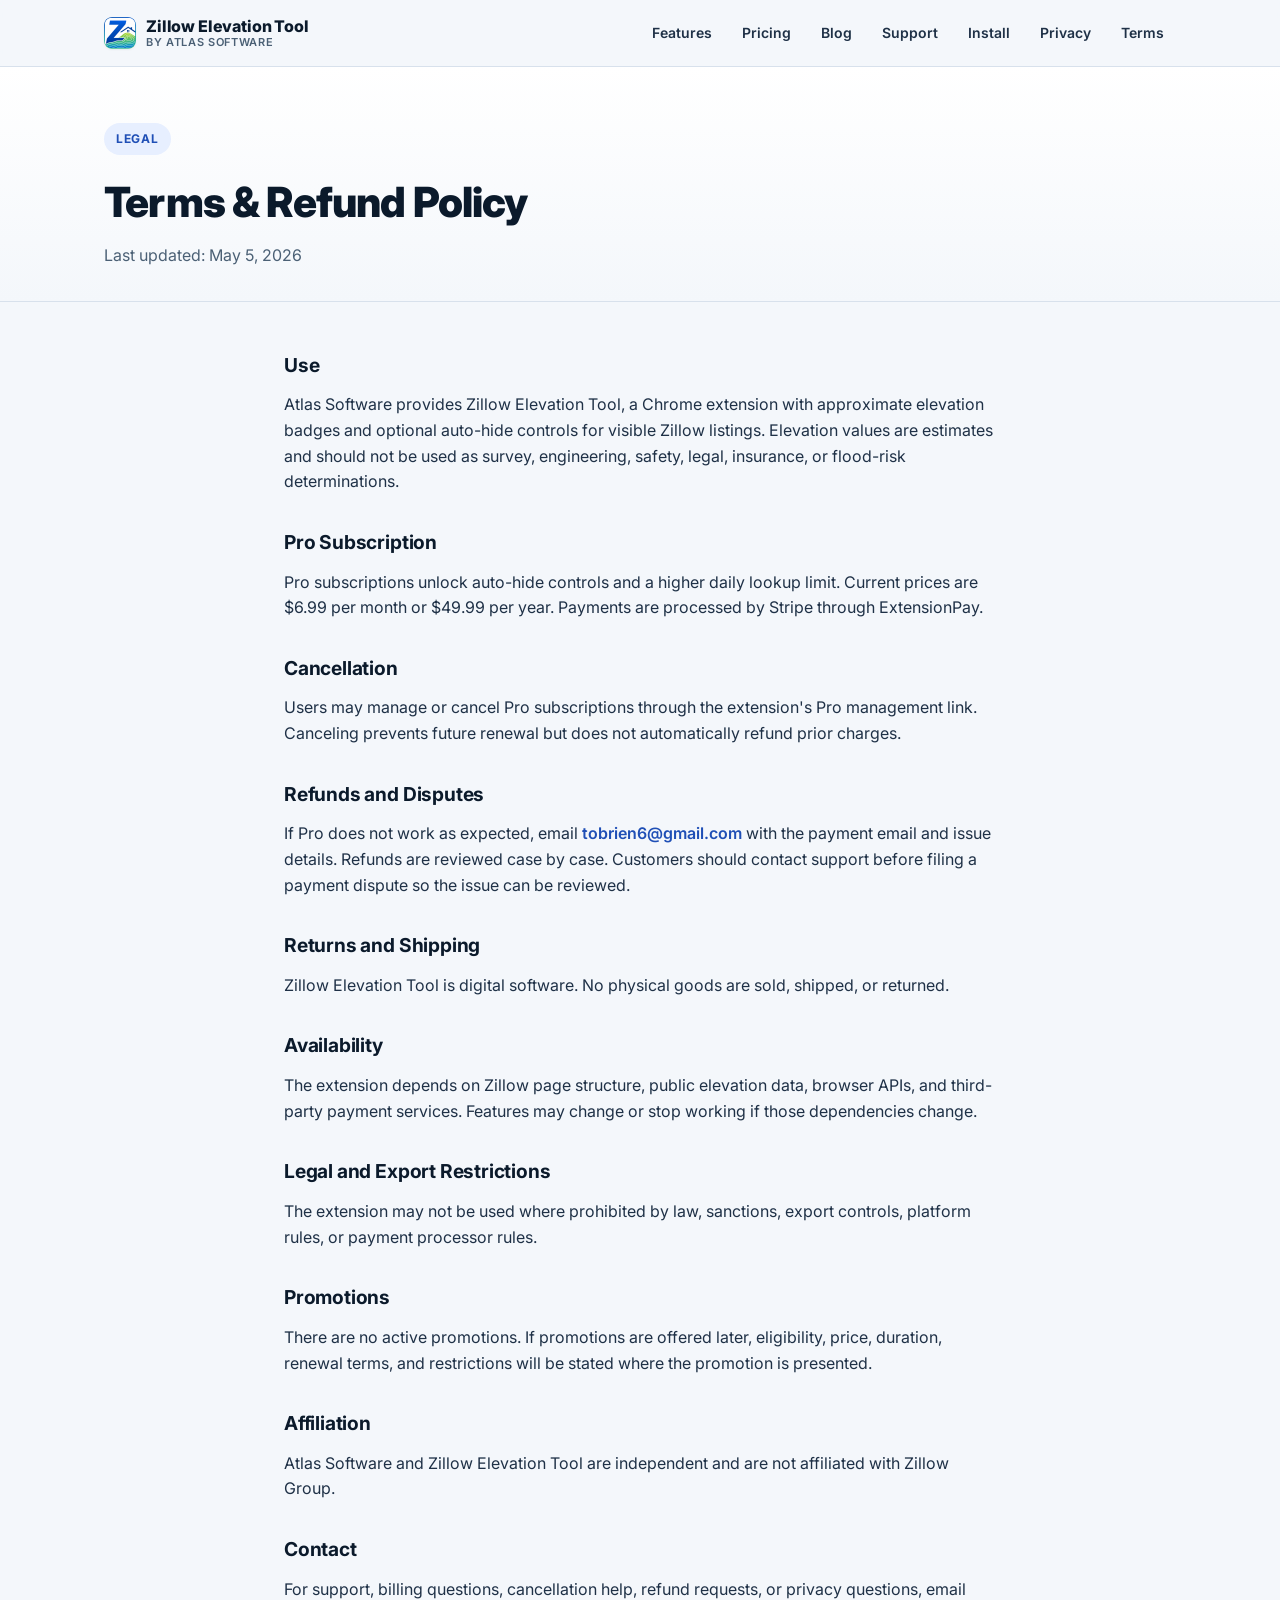
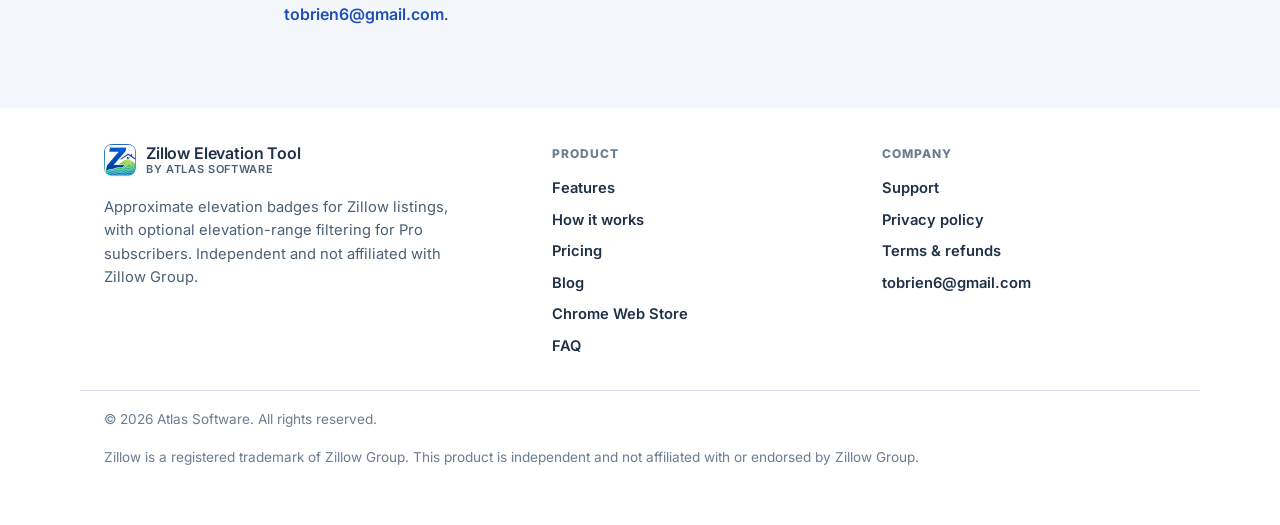
<file: terms.html>
<!doctype html>
<html lang="en">
  <head>
    <meta charset="utf-8" />
    <meta name="viewport" content="width=device-width, initial-scale=1" />
    <meta
      name="description"
      content="Terms of use and refund policy for Zillow Elevation Tool, a Chrome extension by Atlas Software."
    />
    <link rel="icon" type="image/png" href="./assets/icon-128.png" />
    <title>Terms &amp; Refund Policy — Zillow Elevation Tool</title>
    <link rel="preconnect" href="https://fonts.googleapis.com" />
    <link rel="preconnect" href="https://fonts.gstatic.com" crossorigin />
    <link
      href="https://fonts.googleapis.com/css2?family=Inter:wght@400;500;600;700;800;900&display=swap"
      rel="stylesheet"
    />
    <link rel="stylesheet" href="./styles.css" />
  </head>
  <body>
    <header class="site-header">
      <div class="site-header__inner">
        <a class="brand" href="./index.html">
          <img
            class="brand__logo"
            src="./assets/icon-128.png"
            alt="Zillow Elevation Tool logo"
          />
          <span class="brand__name">
            <span>Zillow Elevation Tool</span>
            <small>by Atlas Software</small>
          </span>
        </a>
        <nav class="nav" aria-label="Primary">
          <a href="./index.html#features">Features</a>
          <a href="./index.html#pricing">Pricing</a>
          <a href="./blog/index.html">Blog</a>
          <a href="./index.html#support">Support</a>
          <a
            href="https://chromewebstore.google.com/detail/zillow-elevation-tool/dmpjffcgdpofpeaempmdllbeinfokogc"
            target="_blank"
            rel="noopener noreferrer"
            >Install</a
          >
          <a href="./privacy.html">Privacy</a>
          <a href="./terms.html">Terms</a>
        </nav>
      </div>
    </header>

    <section class="legal-hero">
      <div class="container">
        <span class="eyebrow">Legal</span>
        <h1 style="margin-top: 14px">Terms &amp; Refund Policy</h1>
        <p class="muted">Last updated: May 5, 2026</p>
      </div>
    </section>

    <main class="legal-body">
      <article class="container">
        <h2>Use</h2>
        <p>
          Atlas Software provides Zillow Elevation Tool, a Chrome extension with
          approximate elevation badges and optional auto-hide controls for
          visible Zillow listings. Elevation values are estimates and should not
          be used as survey, engineering, safety, legal, insurance, or
          flood-risk determinations.
        </p>

        <h2>Pro Subscription</h2>
        <p>
          Pro subscriptions unlock auto-hide controls and a higher daily lookup
          limit. Current prices are $6.99 per month or $49.99 per year. Payments
          are processed by Stripe through ExtensionPay.
        </p>

        <h2>Cancellation</h2>
        <p>
          Users may manage or cancel Pro subscriptions through the extension's
          Pro management link. Canceling prevents future renewal but does not
          automatically refund prior charges.
        </p>

        <h2>Refunds and Disputes</h2>
        <p>
          If Pro does not work as expected, email
          <a href="mailto:tobrien6@gmail.com">tobrien6@gmail.com</a> with the
          payment email and issue details. Refunds are reviewed case by case.
          Customers should contact support before filing a payment dispute so
          the issue can be reviewed.
        </p>

        <h2>Returns and Shipping</h2>
        <p>
          Zillow Elevation Tool is digital software. No physical goods are sold,
          shipped, or returned.
        </p>

        <h2>Availability</h2>
        <p>
          The extension depends on Zillow page structure, public elevation data,
          browser APIs, and third-party payment services. Features may change or
          stop working if those dependencies change.
        </p>

        <h2>Legal and Export Restrictions</h2>
        <p>
          The extension may not be used where prohibited by law, sanctions,
          export controls, platform rules, or payment processor rules.
        </p>

        <h2>Promotions</h2>
        <p>
          There are no active promotions. If promotions are offered later,
          eligibility, price, duration, renewal terms, and restrictions will be
          stated where the promotion is presented.
        </p>

        <h2>Affiliation</h2>
        <p>
          Atlas Software and Zillow Elevation Tool are independent and are not
          affiliated with Zillow Group.
        </p>

        <h2>Contact</h2>
        <p>
          For support, billing questions, cancellation help, refund requests, or
          privacy questions, email
          <a href="mailto:tobrien6@gmail.com">tobrien6@gmail.com</a>.
        </p>
      </article>
    </main>

    <footer class="site-footer">
      <div class="container site-footer__inner">
        <div class="site-footer__brand">
          <a class="brand" href="./index.html">
            <img
              class="brand__logo"
              src="./assets/icon-128.png"
              alt="Zillow Elevation Tool logo"
            />
            <span class="brand__name">
              <span>Zillow Elevation Tool</span>
              <small>by Atlas Software</small>
            </span>
          </a>
          <p>
            Approximate elevation badges for Zillow listings, with optional
            elevation-range filtering for Pro subscribers. Independent and not
            affiliated with Zillow Group.
          </p>
        </div>
        <div>
          <h4>Product</h4>
          <ul>
            <li><a href="./index.html#features">Features</a></li>
            <li><a href="./index.html#how">How it works</a></li>
            <li><a href="./index.html#pricing">Pricing</a></li>
            <li><a href="./blog/index.html">Blog</a></li>
            <li>
              <a
                href="https://chromewebstore.google.com/detail/zillow-elevation-tool/dmpjffcgdpofpeaempmdllbeinfokogc"
                target="_blank"
                rel="noopener noreferrer"
                >Chrome Web Store</a
              >
            </li>
            <li><a href="./index.html#faq">FAQ</a></li>
          </ul>
        </div>
        <div>
          <h4>Company</h4>
          <ul>
            <li><a href="./index.html#support">Support</a></li>
            <li><a href="./privacy.html">Privacy policy</a></li>
            <li><a href="./terms.html">Terms &amp; refunds</a></li>
            <li>
              <a href="mailto:tobrien6@gmail.com">tobrien6@gmail.com</a>
            </li>
          </ul>
        </div>
      </div>
      <div class="container site-footer__legal">
        <span>© 2026 Atlas Software. All rights reserved.</span>
        <span>
          Zillow is a registered trademark of Zillow Group. This product is
          independent and not affiliated with or endorsed by Zillow Group.
        </span>
      </div>
    </footer>
  </body>
</html>
</file>
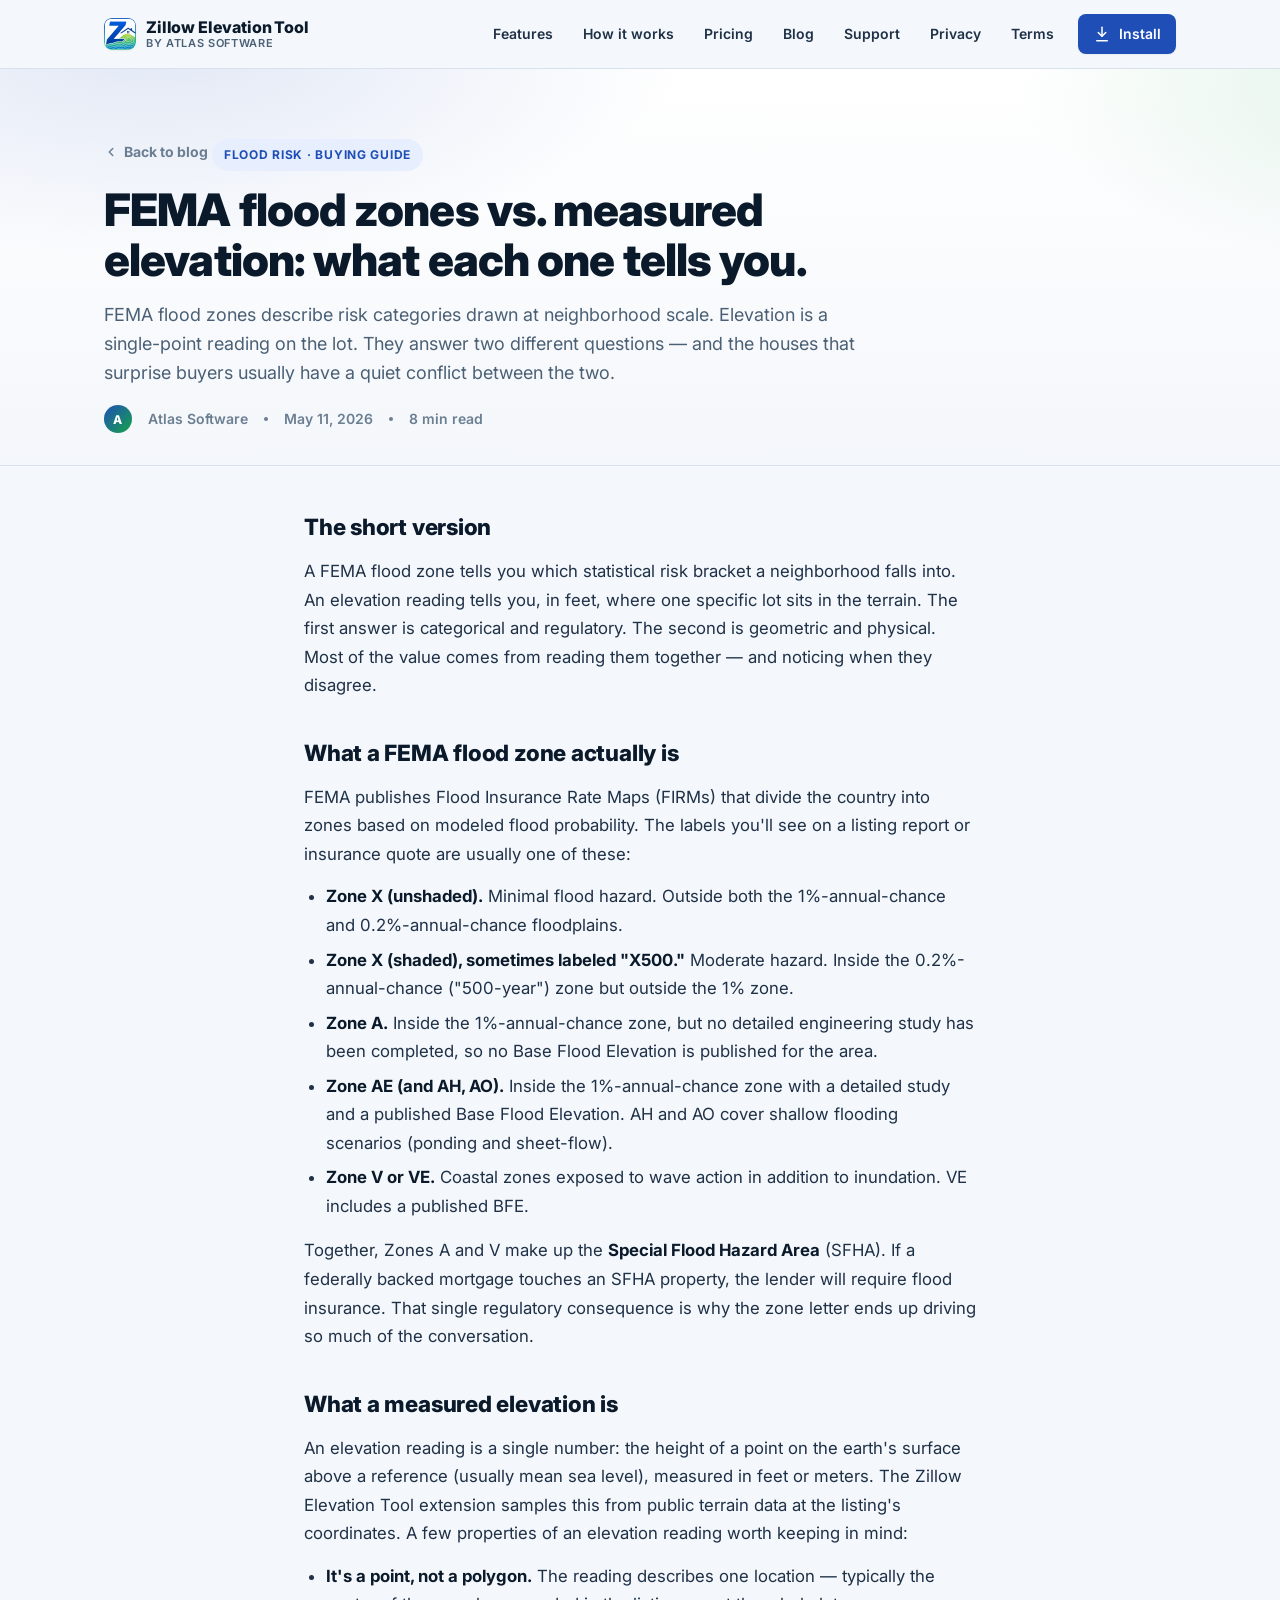
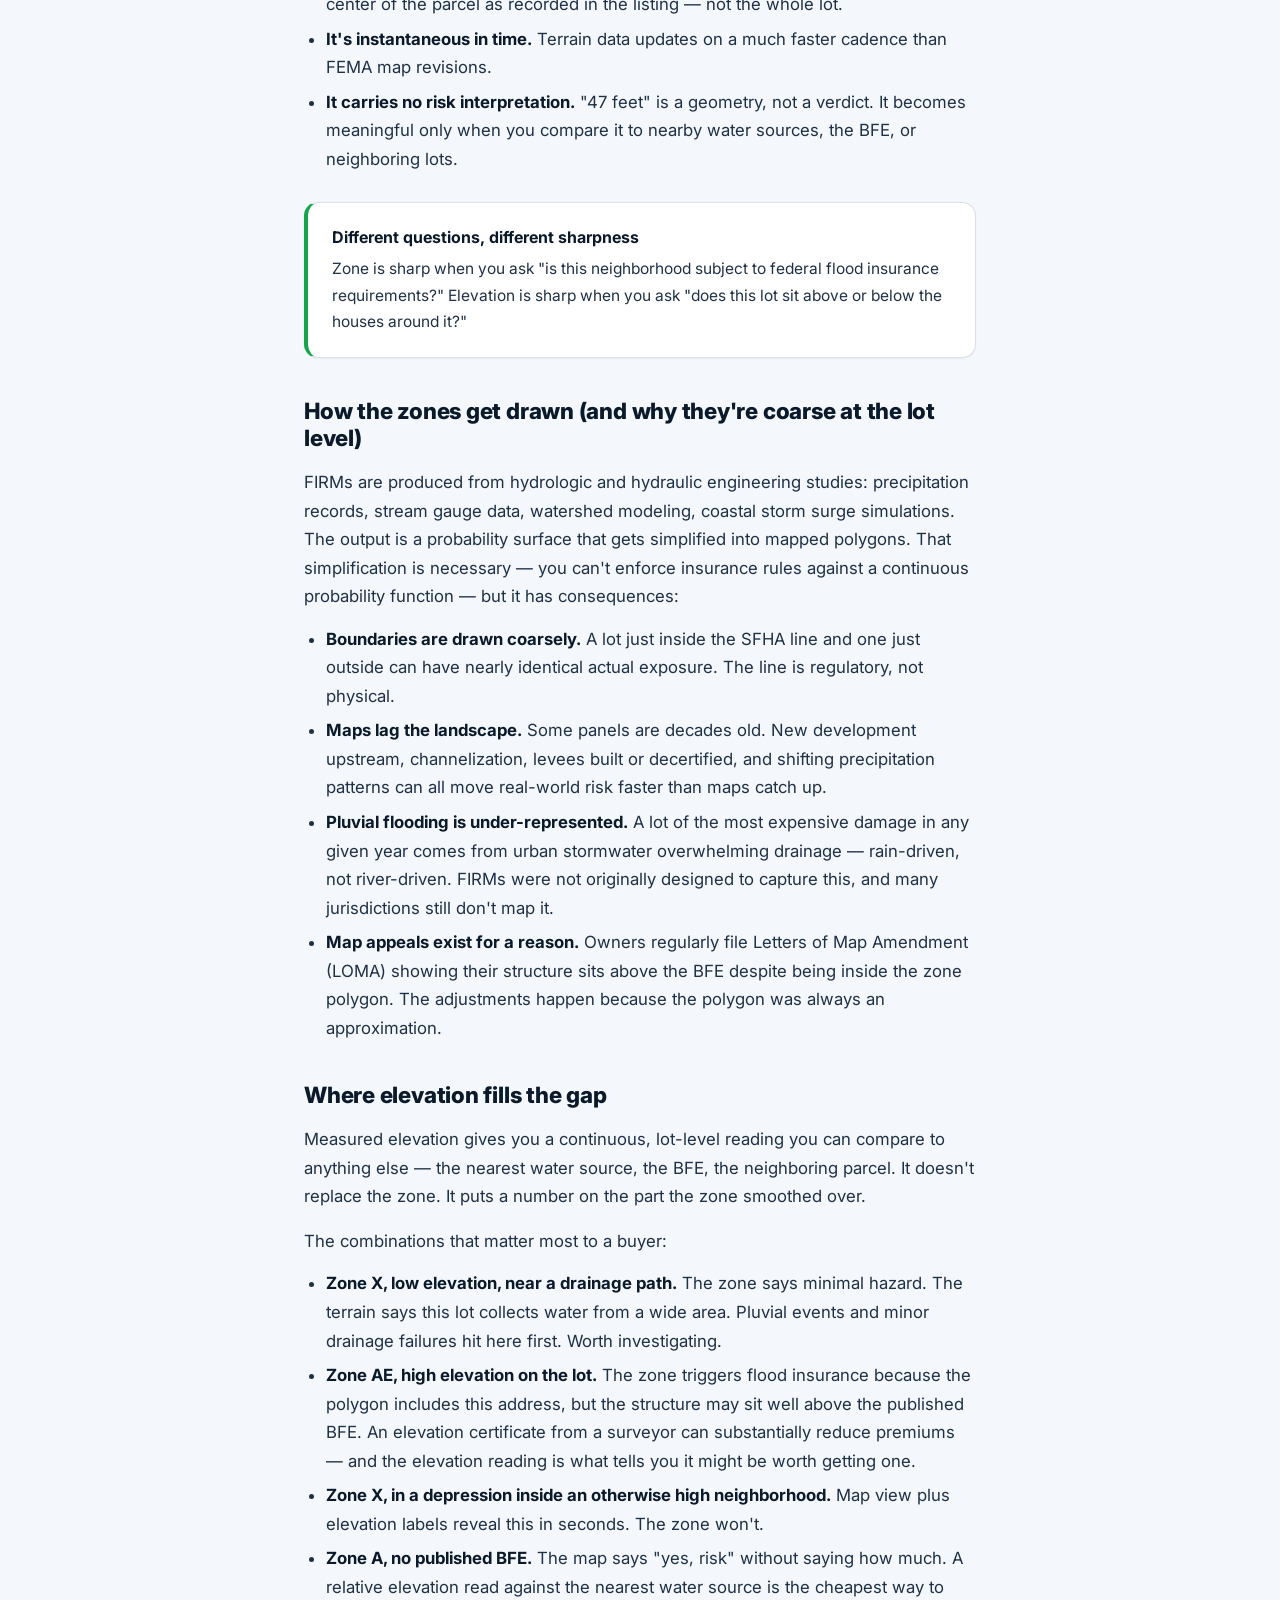
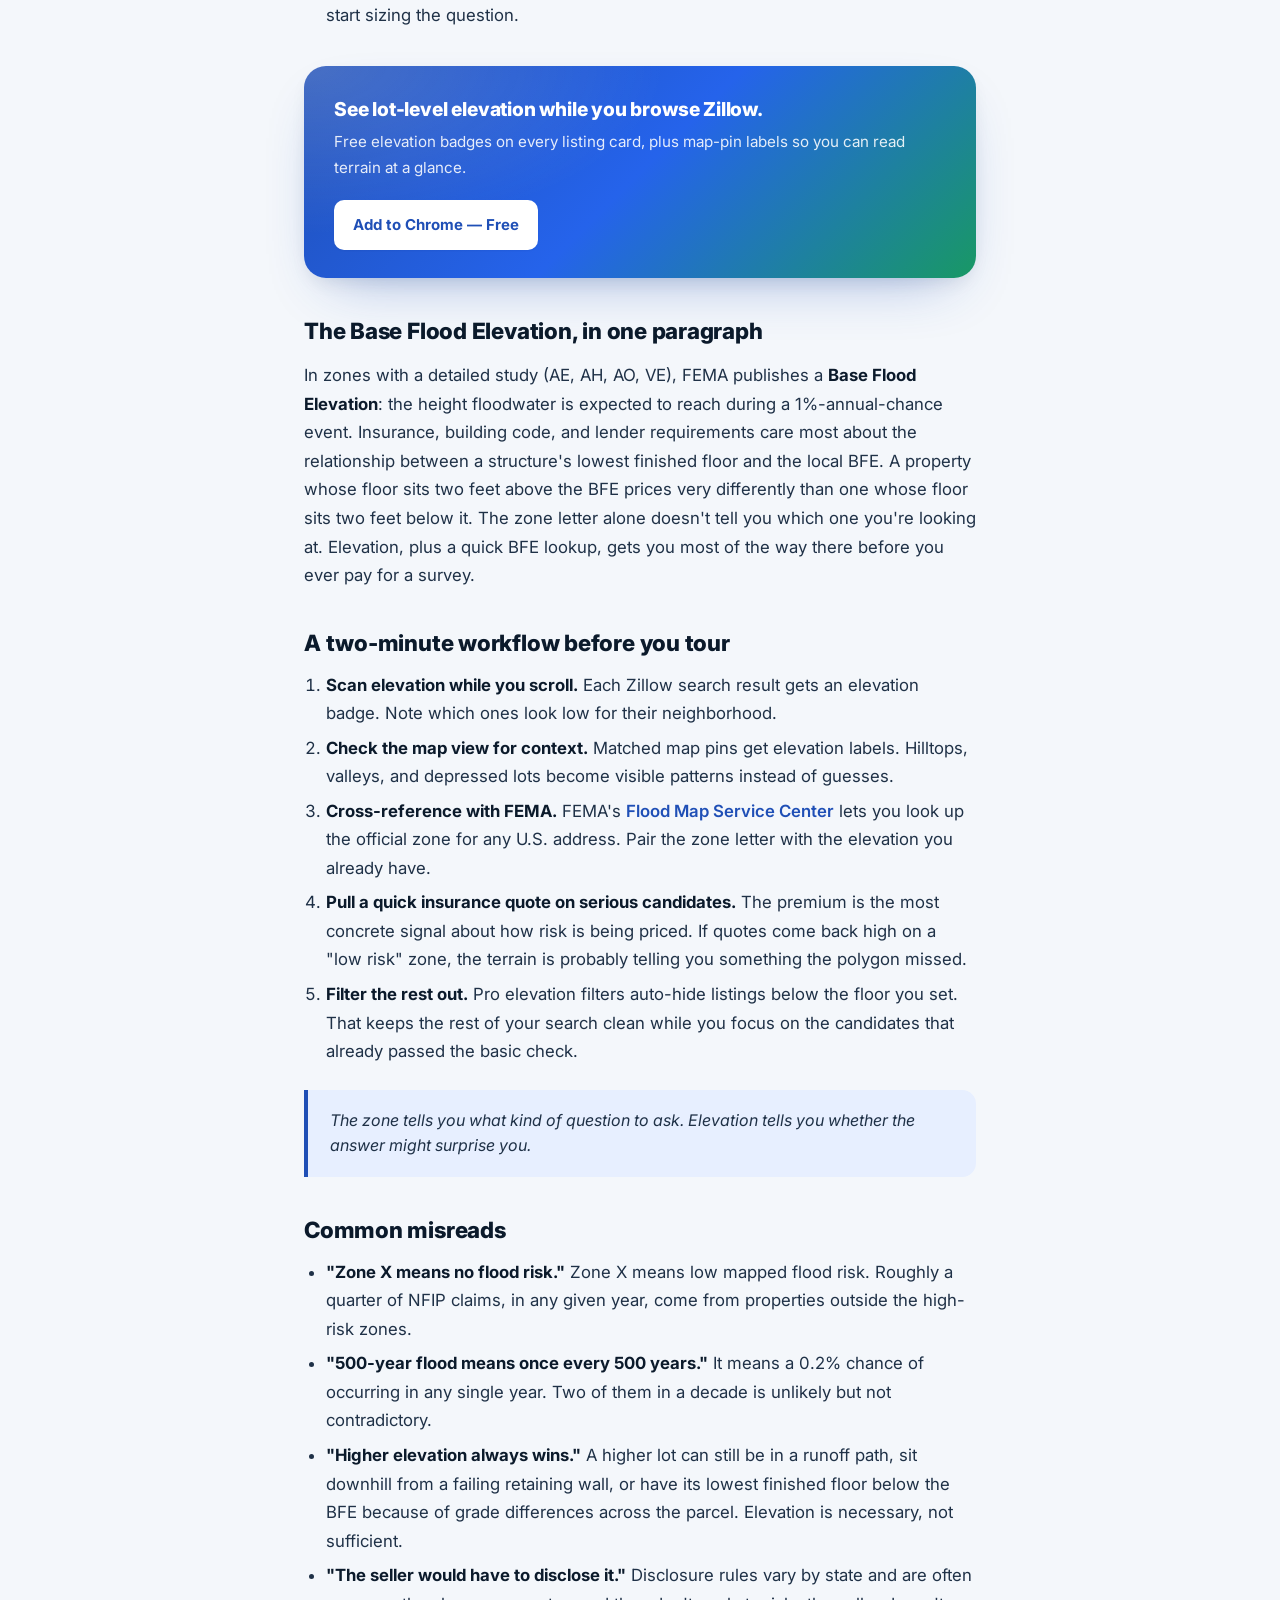
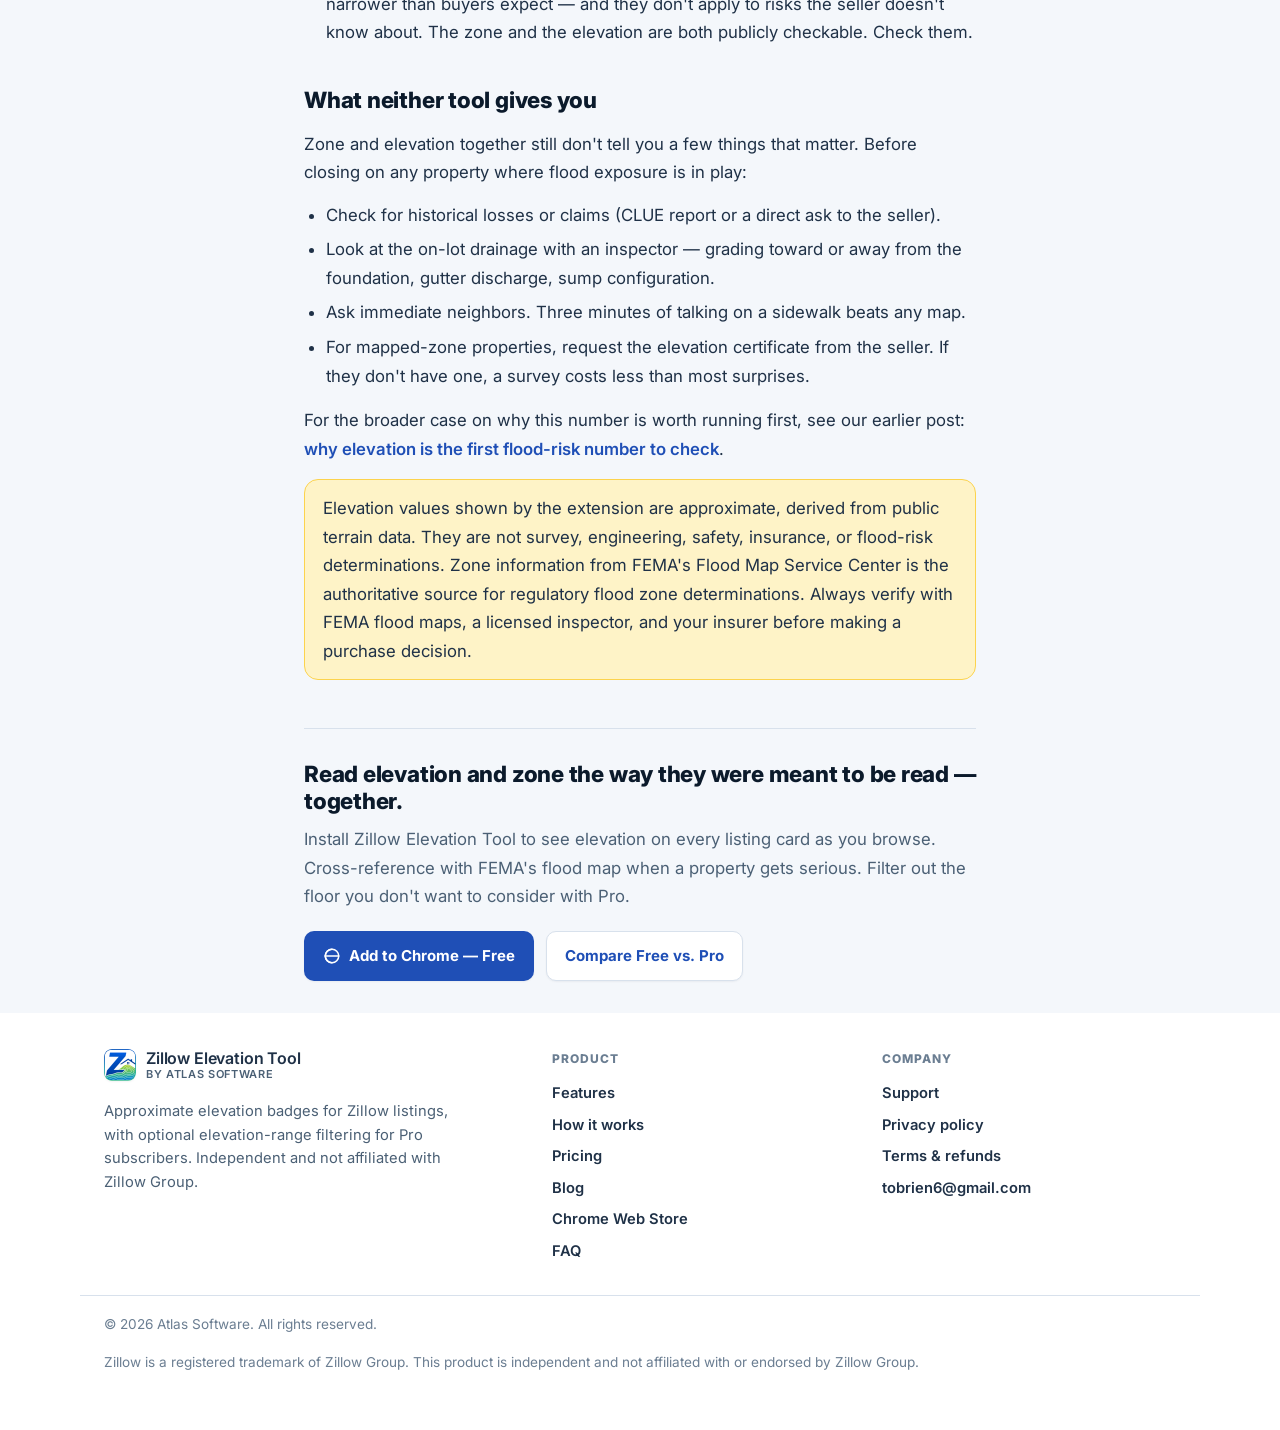
<file: blog/fema-flood-zones-vs-elevation.html>
<!doctype html>
<html lang="en">
  <head>
    <meta charset="utf-8" />
    <meta name="viewport" content="width=device-width, initial-scale=1" />
    <meta
      name="description"
      content="FEMA flood zones describe neighborhood-scale risk categories. Measured elevation is a single-point reading. Here's how they differ, where each one is sharp, and how to read them together."
    />
    <meta
      property="og:title"
      content="FEMA flood zones vs. measured elevation: what each one tells you"
    />
    <meta
      property="og:description"
      content="Flood zones answer a categorical question about a neighborhood. Elevation answers a precise question about one lot. Together they tell a story neither tells alone."
    />
    <meta property="og:image" content="../assets/icon-512.png" />
    <meta property="og:type" content="article" />
    <link rel="icon" type="image/png" href="../assets/icon-128.png" />
    <link rel="apple-touch-icon" href="../assets/icon-256.png" />
    <title>
      FEMA flood zones vs. measured elevation — Zillow Elevation Tool
    </title>
    <link rel="preconnect" href="https://fonts.googleapis.com" />
    <link rel="preconnect" href="https://fonts.gstatic.com" crossorigin />
    <link
      href="https://fonts.googleapis.com/css2?family=Inter:wght@400;500;600;700;800;900&display=swap"
      rel="stylesheet"
    />
    <link rel="stylesheet" href="../styles.css" />
  </head>
  <body>
    <header class="site-header">
      <div class="site-header__inner">
        <a class="brand" href="../index.html">
          <img
            class="brand__logo"
            src="../assets/icon-128.png"
            alt="Zillow Elevation Tool logo"
          />
          <span class="brand__name">
            <span>Zillow Elevation Tool</span>
            <small>by Atlas Software</small>
          </span>
        </a>
        <nav class="nav" aria-label="Primary">
          <a href="../index.html#features">Features</a>
          <a href="../index.html#how">How it works</a>
          <a href="../index.html#pricing">Pricing</a>
          <a href="./index.html">Blog</a>
          <a href="../index.html#support">Support</a>
          <a href="../privacy.html">Privacy</a>
          <a href="../terms.html">Terms</a>
          <a
            class="button"
            href="https://chromewebstore.google.com/detail/zillow-elevation-tool/dmpjffcgdpofpeaempmdllbeinfokogc"
            target="_blank"
            rel="noopener noreferrer"
          >
            <svg
              class="icon"
              viewBox="0 0 24 24"
              fill="none"
              stroke="currentColor"
              stroke-width="2"
              stroke-linecap="round"
              stroke-linejoin="round"
              aria-hidden="true"
            >
              <path d="M12 3v12" />
              <path d="m7 10 5 5 5-5" />
              <path d="M5 21h14" />
            </svg>
            Install
          </a>
        </nav>
      </div>
    </header>

    <section class="post-hero">
      <div class="container">
        <div class="post-hero__inner">
          <a class="post-back" href="./index.html">
            <svg
              width="14"
              height="14"
              viewBox="0 0 24 24"
              fill="none"
              stroke="currentColor"
              stroke-width="2.5"
              stroke-linecap="round"
              stroke-linejoin="round"
              aria-hidden="true"
            >
              <path d="m15 18-6-6 6-6" />
            </svg>
            Back to blog
          </a>
          <span class="eyebrow" style="margin-top: 14px"
            >Flood risk · Buying guide</span
          >
          <h1>
            FEMA flood zones vs. measured elevation: what each one tells you.
          </h1>
          <p class="post-hero__lead">
            FEMA flood zones describe risk categories drawn at neighborhood
            scale. Elevation is a single-point reading on the lot. They answer
            two different questions — and the houses that surprise buyers
            usually have a quiet conflict between the two.
          </p>
          <div class="post-meta">
            <span class="post-meta__avatar" aria-hidden="true">A</span>
            <span>Atlas Software</span>
            <span class="post-meta__divider" aria-hidden="true"></span>
            <time datetime="2026-05-11">May 11, 2026</time>
            <span class="post-meta__divider" aria-hidden="true"></span>
            <span>8 min read</span>
          </div>
        </div>
      </div>
    </section>

    <main class="post-body">
      <article class="container">
        <h2>The short version</h2>
        <p>
          A FEMA flood zone tells you which statistical risk bracket a
          neighborhood falls into. An elevation reading tells you, in feet,
          where one specific lot sits in the terrain. The first answer is
          categorical and regulatory. The second is geometric and physical.
          Most of the value comes from reading them together — and noticing
          when they disagree.
        </p>

        <h2>What a FEMA flood zone actually is</h2>
        <p>
          FEMA publishes Flood Insurance Rate Maps (FIRMs) that divide the
          country into zones based on modeled flood probability. The labels
          you'll see on a listing report or insurance quote are usually one of
          these:
        </p>
        <ul>
          <li>
            <strong>Zone X (unshaded).</strong> Minimal flood hazard. Outside
            both the 1%-annual-chance and 0.2%-annual-chance floodplains.
          </li>
          <li>
            <strong>Zone X (shaded), sometimes labeled "X500."</strong>
            Moderate hazard. Inside the 0.2%-annual-chance ("500-year") zone
            but outside the 1% zone.
          </li>
          <li>
            <strong>Zone A.</strong> Inside the 1%-annual-chance zone, but no
            detailed engineering study has been completed, so no Base Flood
            Elevation is published for the area.
          </li>
          <li>
            <strong>Zone AE (and AH, AO).</strong> Inside the 1%-annual-chance
            zone with a detailed study and a published Base Flood Elevation.
            AH and AO cover shallow flooding scenarios (ponding and
            sheet-flow).
          </li>
          <li>
            <strong>Zone V or VE.</strong> Coastal zones exposed to wave action
            in addition to inundation. VE includes a published BFE.
          </li>
        </ul>
        <p>
          Together, Zones A and V make up the
          <strong>Special Flood Hazard Area</strong> (SFHA). If a federally
          backed mortgage touches an SFHA property, the lender will require
          flood insurance. That single regulatory consequence is why the zone
          letter ends up driving so much of the conversation.
        </p>

        <h2>What a measured elevation is</h2>
        <p>
          An elevation reading is a single number: the height of a point on
          the earth's surface above a reference (usually mean sea level),
          measured in feet or meters. The Zillow Elevation Tool extension
          samples this from public terrain data at the listing's coordinates.
          A few properties of an elevation reading worth keeping in mind:
        </p>
        <ul>
          <li>
            <strong>It's a point, not a polygon.</strong> The reading describes
            one location — typically the center of the parcel as recorded in
            the listing — not the whole lot.
          </li>
          <li>
            <strong>It's instantaneous in time.</strong> Terrain data updates
            on a much faster cadence than FEMA map revisions.
          </li>
          <li>
            <strong>It carries no risk interpretation.</strong> "47 feet" is a
            geometry, not a verdict. It becomes meaningful only when you
            compare it to nearby water sources, the BFE, or neighboring lots.
          </li>
        </ul>

        <div class="post-callout">
          <strong>Different questions, different sharpness</strong>
          <p>
            Zone is sharp when you ask "is this neighborhood subject to
            federal flood insurance requirements?" Elevation is sharp when you
            ask "does this lot sit above or below the houses around it?"
          </p>
        </div>

        <h2>How the zones get drawn (and why they're coarse at the lot level)</h2>
        <p>
          FIRMs are produced from hydrologic and hydraulic engineering
          studies: precipitation records, stream gauge data, watershed
          modeling, coastal storm surge simulations. The output is a
          probability surface that gets simplified into mapped polygons. That
          simplification is necessary — you can't enforce insurance rules
          against a continuous probability function — but it has consequences:
        </p>
        <ul>
          <li>
            <strong>Boundaries are drawn coarsely.</strong> A lot just inside
            the SFHA line and one just outside can have nearly identical
            actual exposure. The line is regulatory, not physical.
          </li>
          <li>
            <strong>Maps lag the landscape.</strong> Some panels are decades
            old. New development upstream, channelization, levees built or
            decertified, and shifting precipitation patterns can all move
            real-world risk faster than maps catch up.
          </li>
          <li>
            <strong>Pluvial flooding is under-represented.</strong> A lot of
            the most expensive damage in any given year comes from urban
            stormwater overwhelming drainage — rain-driven, not river-driven.
            FIRMs were not originally designed to capture this, and many
            jurisdictions still don't map it.
          </li>
          <li>
            <strong>Map appeals exist for a reason.</strong> Owners regularly
            file Letters of Map Amendment (LOMA) showing their structure sits
            above the BFE despite being inside the zone polygon. The
            adjustments happen because the polygon was always an
            approximation.
          </li>
        </ul>

        <h2>Where elevation fills the gap</h2>
        <p>
          Measured elevation gives you a continuous, lot-level reading you can
          compare to anything else — the nearest water source, the BFE, the
          neighboring parcel. It doesn't replace the zone. It puts a number on
          the part the zone smoothed over.
        </p>
        <p>The combinations that matter most to a buyer:</p>
        <ul>
          <li>
            <strong>Zone X, low elevation, near a drainage path.</strong> The
            zone says minimal hazard. The terrain says this lot collects water
            from a wide area. Pluvial events and minor drainage failures hit
            here first. Worth investigating.
          </li>
          <li>
            <strong>Zone AE, high elevation on the lot.</strong> The zone
            triggers flood insurance because the polygon includes this
            address, but the structure may sit well above the published BFE.
            An elevation certificate from a surveyor can substantially reduce
            premiums — and the elevation reading is what tells you it might be
            worth getting one.
          </li>
          <li>
            <strong>Zone X, in a depression inside an otherwise high
            neighborhood.</strong> Map view plus elevation labels reveal this
            in seconds. The zone won't.
          </li>
          <li>
            <strong>Zone A, no published BFE.</strong> The map says "yes,
            risk" without saying how much. A relative elevation read against
            the nearest water source is the cheapest way to start sizing the
            question.
          </li>
        </ul>

        <div class="post-inline-cta">
          <div>
            <h3>See lot-level elevation while you browse Zillow.</h3>
            <p>
              Free elevation badges on every listing card, plus map-pin
              labels so you can read terrain at a glance.
            </p>
          </div>
          <a
            class="button"
            href="https://chromewebstore.google.com/detail/zillow-elevation-tool/dmpjffcgdpofpeaempmdllbeinfokogc"
            target="_blank"
            rel="noopener noreferrer"
          >
            Add to Chrome — Free
          </a>
        </div>

        <h2>The Base Flood Elevation, in one paragraph</h2>
        <p>
          In zones with a detailed study (AE, AH, AO, VE), FEMA publishes a
          <strong>Base Flood Elevation</strong>: the height floodwater is
          expected to reach during a 1%-annual-chance event. Insurance,
          building code, and lender requirements care most about the
          relationship between a structure's lowest finished floor and the
          local BFE. A property whose floor sits two feet above the BFE prices
          very differently than one whose floor sits two feet below it. The
          zone letter alone doesn't tell you which one you're looking at.
          Elevation, plus a quick BFE lookup, gets you most of the way there
          before you ever pay for a survey.
        </p>

        <h2>A two-minute workflow before you tour</h2>
        <ol>
          <li>
            <strong>Scan elevation while you scroll.</strong> Each Zillow
            search result gets an elevation badge. Note which ones look low
            for their neighborhood.
          </li>
          <li>
            <strong>Check the map view for context.</strong> Matched map pins
            get elevation labels. Hilltops, valleys, and depressed lots become
            visible patterns instead of guesses.
          </li>
          <li>
            <strong>Cross-reference with FEMA.</strong> FEMA's
            <a
              href="https://msc.fema.gov/portal/home"
              target="_blank"
              rel="noopener noreferrer"
              >Flood Map Service Center</a
            >
            lets you look up the official zone for any U.S. address. Pair the
            zone letter with the elevation you already have.
          </li>
          <li>
            <strong>Pull a quick insurance quote on serious candidates.</strong>
            The premium is the most concrete signal about how risk is being
            priced. If quotes come back high on a "low risk" zone, the
            terrain is probably telling you something the polygon missed.
          </li>
          <li>
            <strong>Filter the rest out.</strong> Pro elevation filters
            auto-hide listings below the floor you set. That keeps the rest of
            your search clean while you focus on the candidates that already
            passed the basic check.
          </li>
        </ol>

        <blockquote>
          The zone tells you what kind of question to ask. Elevation tells
          you whether the answer might surprise you.
        </blockquote>

        <h2>Common misreads</h2>
        <ul>
          <li>
            <strong>"Zone X means no flood risk."</strong> Zone X means low
            mapped flood risk. Roughly a quarter of NFIP claims, in any given
            year, come from properties outside the high-risk zones.
          </li>
          <li>
            <strong>"500-year flood means once every 500 years."</strong> It
            means a 0.2% chance of occurring in any single year. Two of them
            in a decade is unlikely but not contradictory.
          </li>
          <li>
            <strong>"Higher elevation always wins."</strong> A higher lot can
            still be in a runoff path, sit downhill from a failing retaining
            wall, or have its lowest finished floor below the BFE because of
            grade differences across the parcel. Elevation is necessary, not
            sufficient.
          </li>
          <li>
            <strong>"The seller would have to disclose it."</strong>
            Disclosure rules vary by state and are often narrower than buyers
            expect — and they don't apply to risks the seller doesn't know
            about. The zone and the elevation are both publicly checkable.
            Check them.
          </li>
        </ul>

        <h2>What neither tool gives you</h2>
        <p>
          Zone and elevation together still don't tell you a few things that
          matter. Before closing on any property where flood exposure is in
          play:
        </p>
        <ul>
          <li>
            Check for historical losses or claims (CLUE report or a direct
            ask to the seller).
          </li>
          <li>
            Look at the on-lot drainage with an inspector — grading toward or
            away from the foundation, gutter discharge, sump configuration.
          </li>
          <li>
            Ask immediate neighbors. Three minutes of talking on a sidewalk
            beats any map.
          </li>
          <li>
            For mapped-zone properties, request the elevation certificate
            from the seller. If they don't have one, a survey costs less than
            most surprises.
          </li>
        </ul>

        <p>
          For the broader case on why this number is worth running first,
          see our earlier post:
          <a href="./flood-risk-elevation.html"
            >why elevation is the first flood-risk number to check</a
          >.
        </p>

        <p class="post-disclaimer">
          Elevation values shown by the extension are approximate, derived
          from public terrain data. They are not survey, engineering, safety,
          insurance, or flood-risk determinations. Zone information from
          FEMA's Flood Map Service Center is the authoritative source for
          regulatory flood zone determinations. Always verify with FEMA flood
          maps, a licensed inspector, and your insurer before making a
          purchase decision.
        </p>

        <section class="post-footer-cta">
          <h2>Read elevation and zone the way they were meant to be read — together.</h2>
          <p>
            Install Zillow Elevation Tool to see elevation on every listing
            card as you browse. Cross-reference with FEMA's flood map when a
            property gets serious. Filter out the floor you don't want to
            consider with Pro.
          </p>
          <div class="hero__actions">
            <a
              class="button"
              href="https://chromewebstore.google.com/detail/zillow-elevation-tool/dmpjffcgdpofpeaempmdllbeinfokogc"
              target="_blank"
              rel="noopener noreferrer"
            >
              <svg
                class="icon"
                viewBox="0 0 24 24"
                fill="none"
                stroke="currentColor"
                stroke-width="2"
                stroke-linecap="round"
                stroke-linejoin="round"
                aria-hidden="true"
              >
                <circle cx="12" cy="12" r="9" />
                <path d="M12 3a9 9 0 0 0 0 18" />
                <path d="M3 12h18" />
              </svg>
              Add to Chrome — Free
            </a>
            <a class="button button-secondary" href="../index.html#pricing">
              Compare Free vs. Pro
            </a>
          </div>
        </section>
      </article>
    </main>

    <footer class="site-footer">
      <div class="container site-footer__inner">
        <div class="site-footer__brand">
          <a class="brand" href="../index.html">
            <img
              class="brand__logo"
              src="../assets/icon-128.png"
              alt="Zillow Elevation Tool logo"
            />
            <span class="brand__name">
              <span>Zillow Elevation Tool</span>
              <small>by Atlas Software</small>
            </span>
          </a>
          <p>
            Approximate elevation badges for Zillow listings, with optional
            elevation-range filtering for Pro subscribers. Independent and not
            affiliated with Zillow Group.
          </p>
        </div>
        <div>
          <h4>Product</h4>
          <ul>
            <li><a href="../index.html#features">Features</a></li>
            <li><a href="../index.html#how">How it works</a></li>
            <li><a href="../index.html#pricing">Pricing</a></li>
            <li><a href="./index.html">Blog</a></li>
            <li>
              <a
                href="https://chromewebstore.google.com/detail/zillow-elevation-tool/dmpjffcgdpofpeaempmdllbeinfokogc"
                target="_blank"
                rel="noopener noreferrer"
                >Chrome Web Store</a
              >
            </li>
            <li><a href="../index.html#faq">FAQ</a></li>
          </ul>
        </div>
        <div>
          <h4>Company</h4>
          <ul>
            <li><a href="../index.html#support">Support</a></li>
            <li><a href="../privacy.html">Privacy policy</a></li>
            <li><a href="../terms.html">Terms &amp; refunds</a></li>
            <li>
              <a href="mailto:tobrien6@gmail.com">tobrien6@gmail.com</a>
            </li>
          </ul>
        </div>
      </div>
      <div class="container site-footer__legal">
        <span>© 2026 Atlas Software. All rights reserved.</span>
        <span>
          Zillow is a registered trademark of Zillow Group. This product is
          independent and not affiliated with or endorsed by Zillow Group.
        </span>
      </div>
    </footer>
  </body>
</html>
</file>
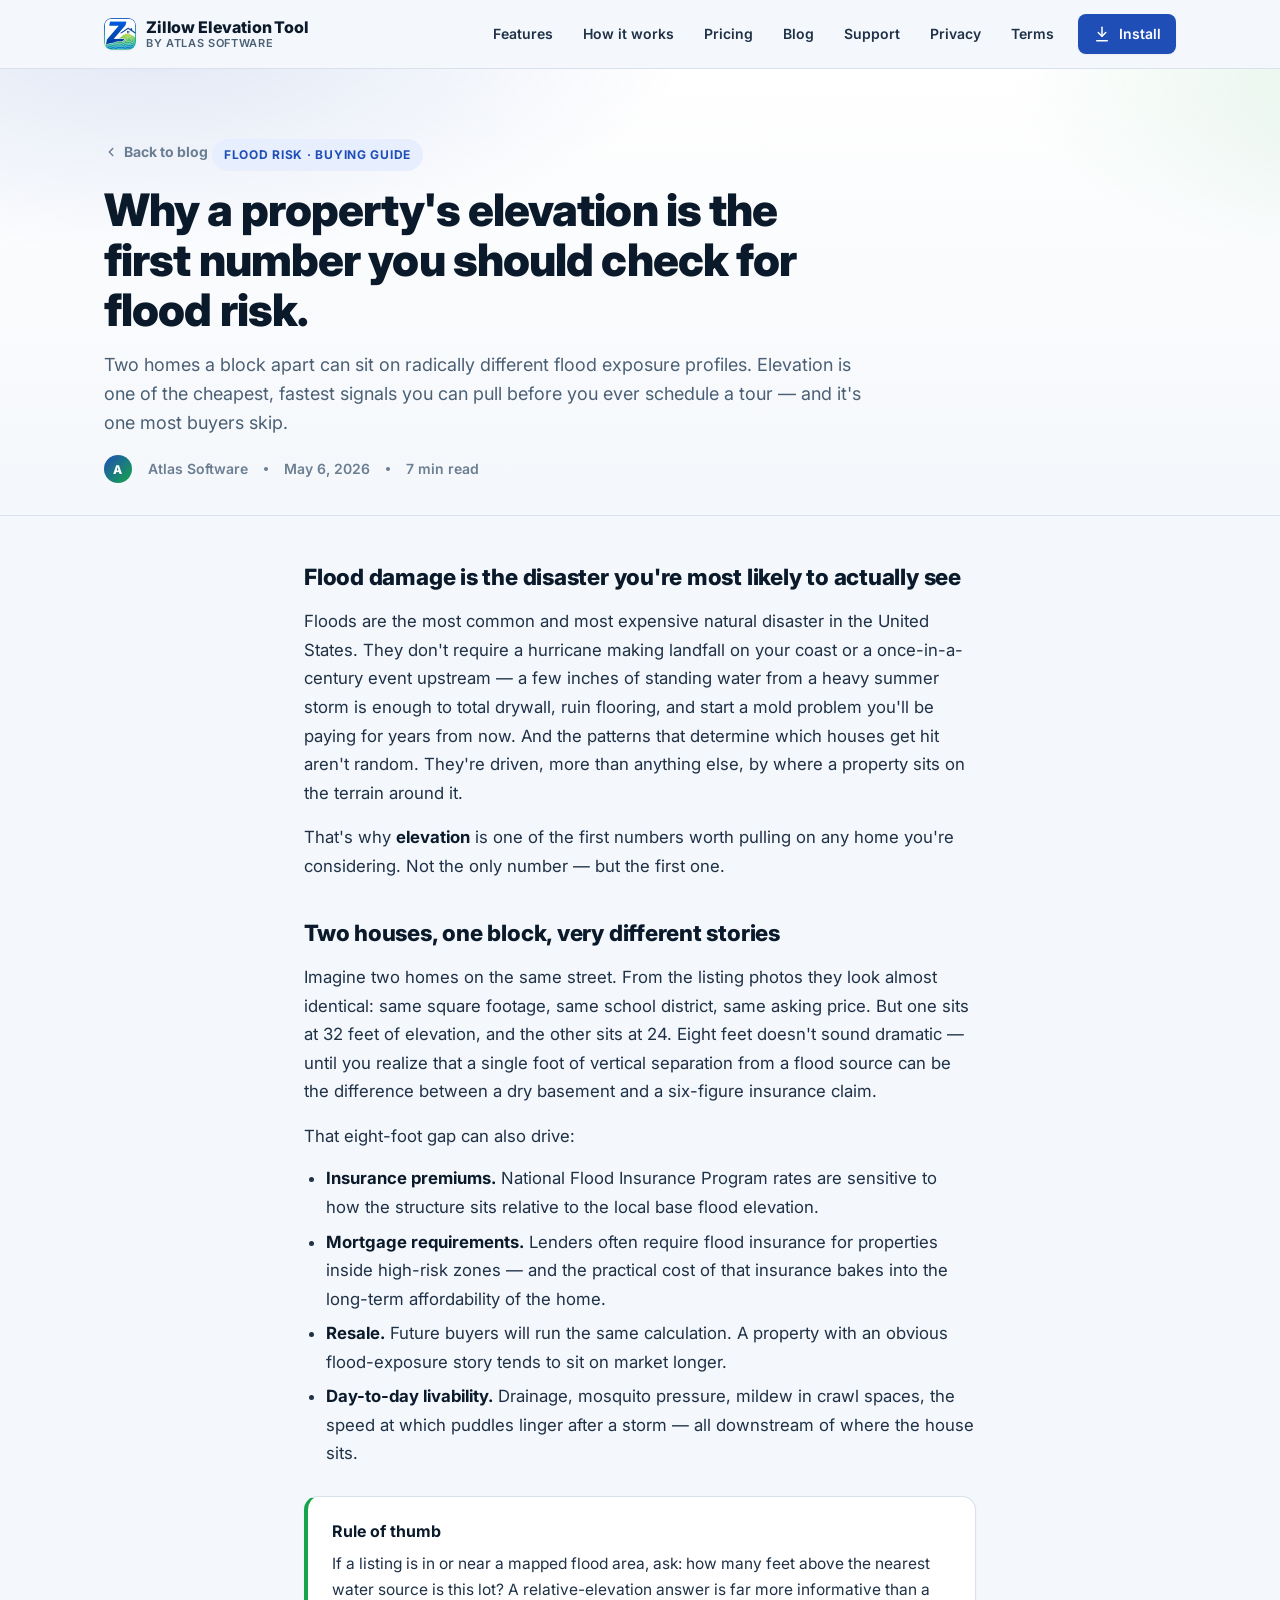
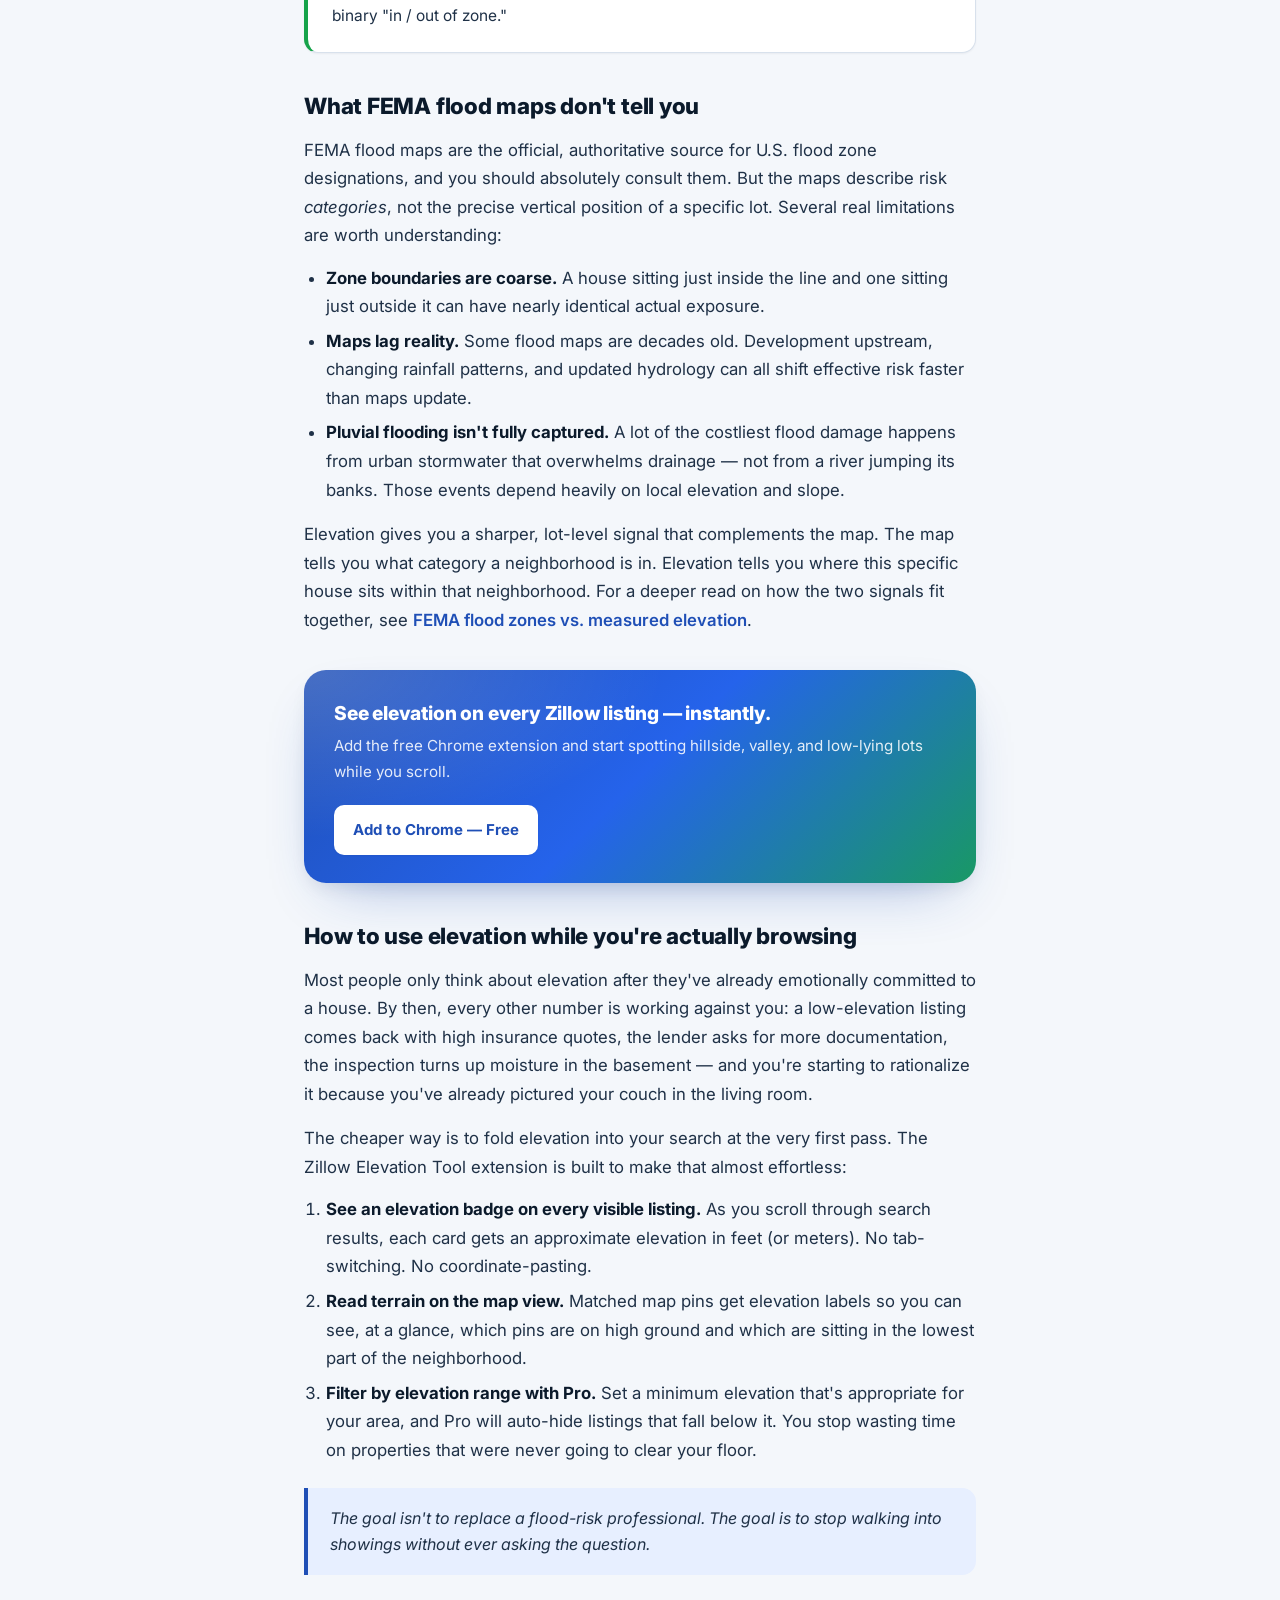
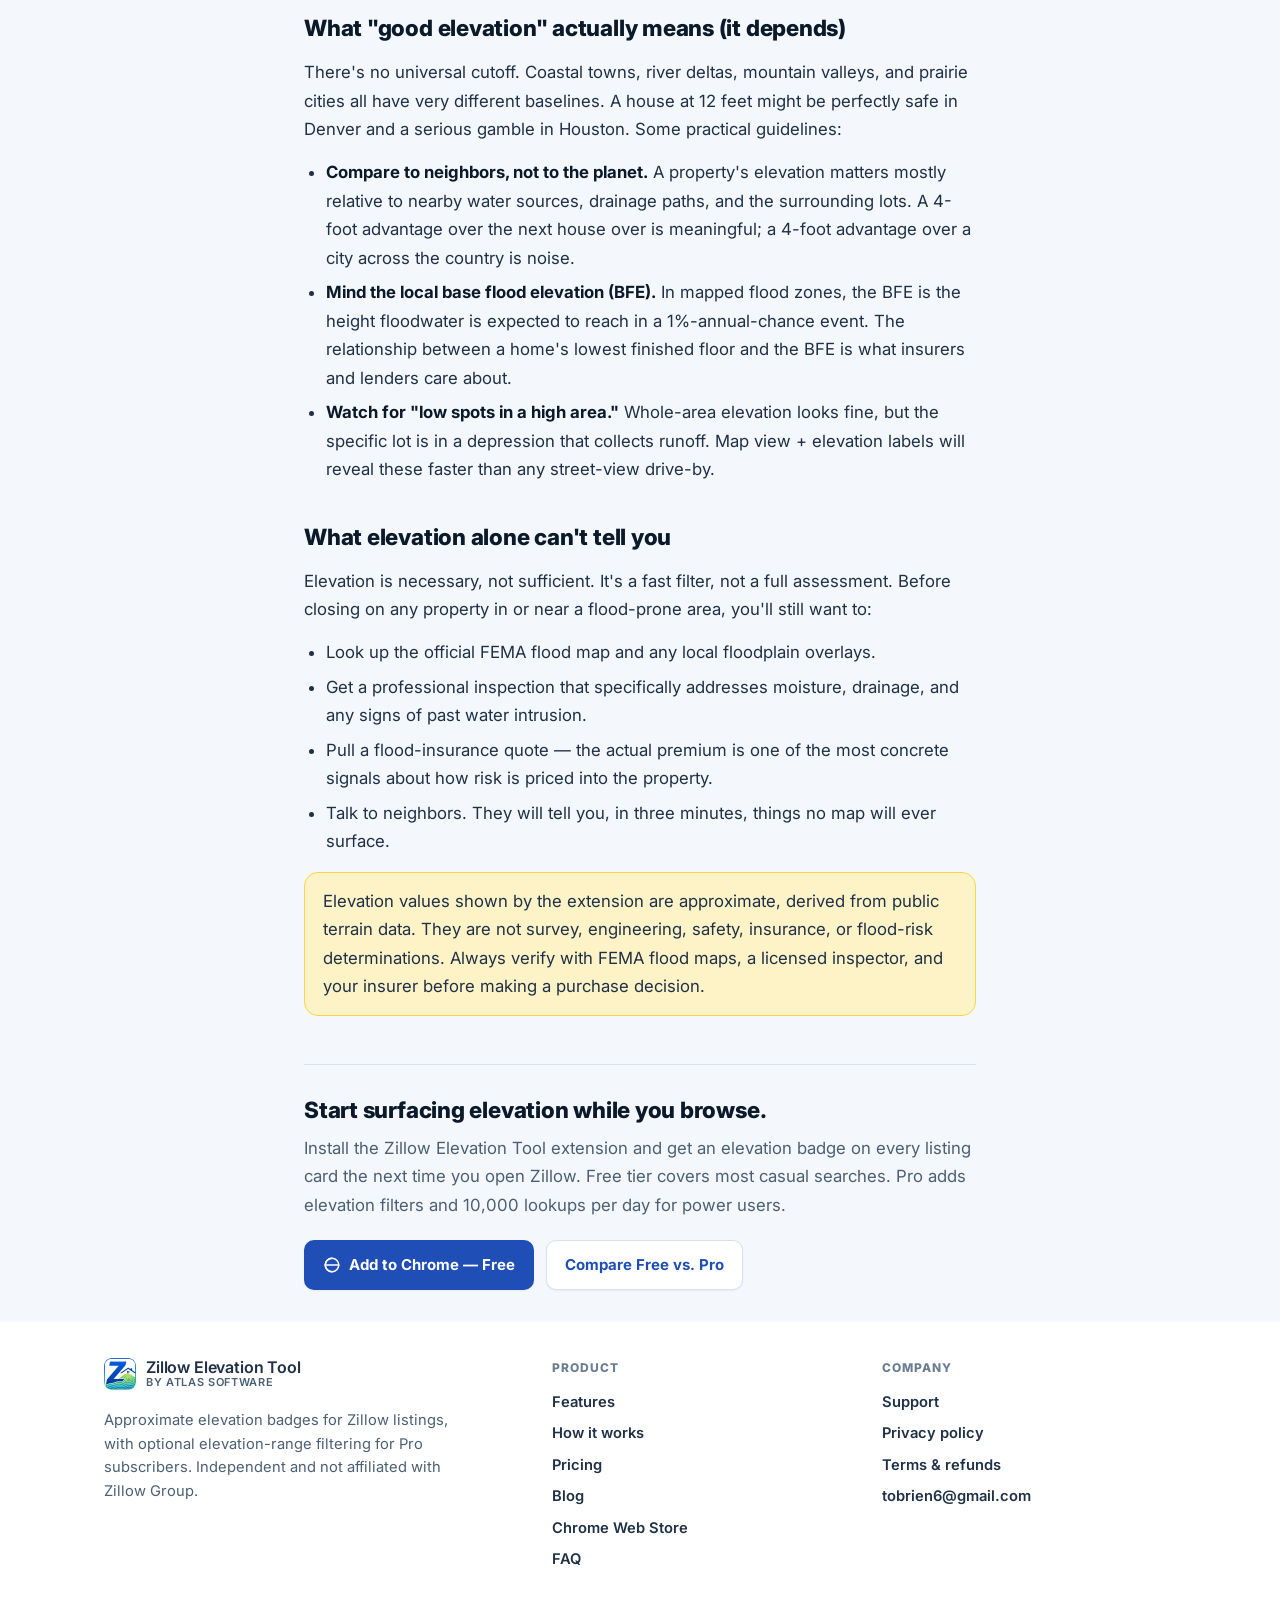
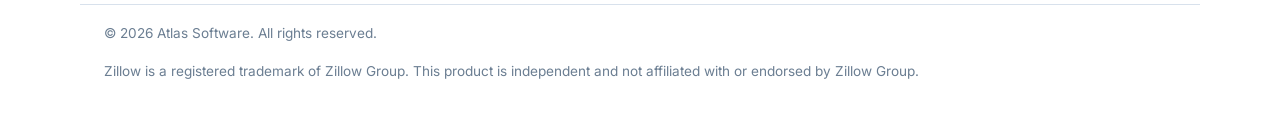
<file: blog/flood-risk-elevation.html>
<!doctype html>
<html lang="en">
  <head>
    <meta charset="utf-8" />
    <meta name="viewport" content="width=device-width, initial-scale=1" />
    <meta
      name="description"
      content="Why elevation is the first number to check when evaluating a property's flood risk — and how to surface it instantly while browsing Zillow."
    />
    <meta
      property="og:title"
      content="Why a property's elevation is the first number to check for flood risk"
    />
    <meta
      property="og:description"
      content="Two homes a block apart can sit on radically different flood exposure profiles. Elevation is the cheapest, fastest signal you can check first."
    />
    <meta property="og:image" content="../assets/icon-512.png" />
    <meta property="og:type" content="article" />
    <link rel="icon" type="image/png" href="../assets/icon-128.png" />
    <link rel="apple-touch-icon" href="../assets/icon-256.png" />
    <title>
      Why elevation is the first flood-risk number to check — Zillow Elevation
      Tool
    </title>
    <link rel="preconnect" href="https://fonts.googleapis.com" />
    <link rel="preconnect" href="https://fonts.gstatic.com" crossorigin />
    <link
      href="https://fonts.googleapis.com/css2?family=Inter:wght@400;500;600;700;800;900&display=swap"
      rel="stylesheet"
    />
    <link rel="stylesheet" href="../styles.css" />
  </head>
  <body>
    <header class="site-header">
      <div class="site-header__inner">
        <a class="brand" href="../index.html">
          <img
            class="brand__logo"
            src="../assets/icon-128.png"
            alt="Zillow Elevation Tool logo"
          />
          <span class="brand__name">
            <span>Zillow Elevation Tool</span>
            <small>by Atlas Software</small>
          </span>
        </a>
        <nav class="nav" aria-label="Primary">
          <a href="../index.html#features">Features</a>
          <a href="../index.html#how">How it works</a>
          <a href="../index.html#pricing">Pricing</a>
          <a href="./index.html">Blog</a>
          <a href="../index.html#support">Support</a>
          <a href="../privacy.html">Privacy</a>
          <a href="../terms.html">Terms</a>
          <a
            class="button"
            href="https://chromewebstore.google.com/detail/zillow-elevation-tool/dmpjffcgdpofpeaempmdllbeinfokogc"
            target="_blank"
            rel="noopener noreferrer"
          >
            <svg
              class="icon"
              viewBox="0 0 24 24"
              fill="none"
              stroke="currentColor"
              stroke-width="2"
              stroke-linecap="round"
              stroke-linejoin="round"
              aria-hidden="true"
            >
              <path d="M12 3v12" />
              <path d="m7 10 5 5 5-5" />
              <path d="M5 21h14" />
            </svg>
            Install
          </a>
        </nav>
      </div>
    </header>

    <section class="post-hero">
      <div class="container">
        <div class="post-hero__inner">
          <a class="post-back" href="./index.html">
            <svg
              width="14"
              height="14"
              viewBox="0 0 24 24"
              fill="none"
              stroke="currentColor"
              stroke-width="2.5"
              stroke-linecap="round"
              stroke-linejoin="round"
              aria-hidden="true"
            >
              <path d="m15 18-6-6 6-6" />
            </svg>
            Back to blog
          </a>
          <span class="eyebrow" style="margin-top: 14px"
            >Flood risk · Buying guide</span
          >
          <h1>
            Why a property's elevation is the first number you should check for
            flood risk.
          </h1>
          <p class="post-hero__lead">
            Two homes a block apart can sit on radically different flood
            exposure profiles. Elevation is one of the cheapest, fastest signals
            you can pull before you ever schedule a tour — and it's one most
            buyers skip.
          </p>
          <div class="post-meta">
            <span class="post-meta__avatar" aria-hidden="true">A</span>
            <span>Atlas Software</span>
            <span class="post-meta__divider" aria-hidden="true"></span>
            <time datetime="2026-05-06">May 6, 2026</time>
            <span class="post-meta__divider" aria-hidden="true"></span>
            <span>7 min read</span>
          </div>
        </div>
      </div>
    </section>

    <main class="post-body">
      <article class="container">
        <h2>Flood damage is the disaster you're most likely to actually see</h2>
        <p>
          Floods are the most common and most expensive natural disaster in the
          United States. They don't require a hurricane making landfall on your
          coast or a once-in-a-century event upstream — a few inches of standing
          water from a heavy summer storm is enough to total drywall, ruin
          flooring, and start a mold problem you'll be paying for years from
          now. And the patterns that determine which houses get hit aren't
          random. They're driven, more than anything else, by where a property
          sits on the terrain around it.
        </p>
        <p>
          That's why <strong>elevation</strong> is one of the first numbers
          worth pulling on any home you're considering. Not the only number —
          but the first one.
        </p>

        <h2>Two houses, one block, very different stories</h2>
        <p>
          Imagine two homes on the same street. From the listing photos they
          look almost identical: same square footage, same school district, same
          asking price. But one sits at 32 feet of elevation, and the other
          sits at 24. Eight feet doesn't sound dramatic — until you realize that
          a single foot of vertical separation from a flood source can be the
          difference between a dry basement and a six-figure insurance claim.
        </p>
        <p>
          That eight-foot gap can also drive:
        </p>
        <ul>
          <li>
            <strong>Insurance premiums.</strong> National Flood Insurance
            Program rates are sensitive to how the structure sits relative to
            the local base flood elevation.
          </li>
          <li>
            <strong>Mortgage requirements.</strong> Lenders often require flood
            insurance for properties inside high-risk zones — and the practical
            cost of that insurance bakes into the long-term affordability of
            the home.
          </li>
          <li>
            <strong>Resale.</strong> Future buyers will run the same
            calculation. A property with an obvious flood-exposure story tends
            to sit on market longer.
          </li>
          <li>
            <strong>Day-to-day livability.</strong> Drainage, mosquito pressure,
            mildew in crawl spaces, the speed at which puddles linger after a
            storm — all downstream of where the house sits.
          </li>
        </ul>

        <div class="post-callout">
          <strong>Rule of thumb</strong>
          <p>
            If a listing is in or near a mapped flood area, ask: how many feet
            above the nearest water source is this lot? A relative-elevation
            answer is far more informative than a binary "in / out of zone."
          </p>
        </div>

        <h2>What FEMA flood maps don't tell you</h2>
        <p>
          FEMA flood maps are the official, authoritative source for U.S. flood
          zone designations, and you should absolutely consult them. But the
          maps describe risk <em>categories</em>, not the precise vertical
          position of a specific lot. Several real limitations are worth
          understanding:
        </p>
        <ul>
          <li>
            <strong>Zone boundaries are coarse.</strong> A house sitting just
            inside the line and one sitting just outside it can have nearly
            identical actual exposure.
          </li>
          <li>
            <strong>Maps lag reality.</strong> Some flood maps are decades old.
            Development upstream, changing rainfall patterns, and updated
            hydrology can all shift effective risk faster than maps update.
          </li>
          <li>
            <strong>Pluvial flooding isn't fully captured.</strong> A lot of the
            costliest flood damage happens from urban stormwater that overwhelms
            drainage — not from a river jumping its banks. Those events depend
            heavily on local elevation and slope.
          </li>
        </ul>
        <p>
          Elevation gives you a sharper, lot-level signal that complements the
          map. The map tells you what category a neighborhood is in. Elevation
          tells you where this specific house sits within that neighborhood.
          For a deeper read on how the two signals fit together, see
          <a href="./fema-flood-zones-vs-elevation.html"
            >FEMA flood zones vs. measured elevation</a
          >.
        </p>

        <div class="post-inline-cta">
          <div>
            <h3>See elevation on every Zillow listing — instantly.</h3>
            <p>
              Add the free Chrome extension and start spotting hillside, valley,
              and low-lying lots while you scroll.
            </p>
          </div>
          <a
            class="button"
            href="https://chromewebstore.google.com/detail/zillow-elevation-tool/dmpjffcgdpofpeaempmdllbeinfokogc"
            target="_blank"
            rel="noopener noreferrer"
          >
            Add to Chrome — Free
          </a>
        </div>

        <h2>How to use elevation while you're actually browsing</h2>
        <p>
          Most people only think about elevation after they've already
          emotionally committed to a house. By then, every other number is
          working against you: a low-elevation listing comes back with high
          insurance quotes, the lender asks for more documentation, the
          inspection turns up moisture in the basement — and you're starting to
          rationalize it because you've already pictured your couch in the
          living room.
        </p>
        <p>
          The cheaper way is to fold elevation into your search at the very
          first pass. The Zillow Elevation Tool extension is built to make that
          almost effortless:
        </p>
        <ol>
          <li>
            <strong>See an elevation badge on every visible listing.</strong>
            As you scroll through search results, each card gets an approximate
            elevation in feet (or meters). No tab-switching. No
            coordinate-pasting.
          </li>
          <li>
            <strong>Read terrain on the map view.</strong> Matched map pins get
            elevation labels so you can see, at a glance, which pins are on
            high ground and which are sitting in the lowest part of the
            neighborhood.
          </li>
          <li>
            <strong>Filter by elevation range with Pro.</strong> Set a minimum
            elevation that's appropriate for your area, and Pro will auto-hide
            listings that fall below it. You stop wasting time on properties
            that were never going to clear your floor.
          </li>
        </ol>

        <blockquote>
          The goal isn't to replace a flood-risk professional. The goal is to
          stop walking into showings without ever asking the question.
        </blockquote>

        <h2>What "good elevation" actually means (it depends)</h2>
        <p>
          There's no universal cutoff. Coastal towns, river deltas, mountain
          valleys, and prairie cities all have very different baselines. A
          house at 12 feet might be perfectly safe in Denver and a serious
          gamble in Houston. Some practical guidelines:
        </p>
        <ul>
          <li>
            <strong>Compare to neighbors, not to the planet.</strong> A
            property's elevation matters mostly relative to nearby water
            sources, drainage paths, and the surrounding lots. A 4-foot
            advantage over the next house over is meaningful; a 4-foot
            advantage over a city across the country is noise.
          </li>
          <li>
            <strong>Mind the local base flood elevation (BFE).</strong> In
            mapped flood zones, the BFE is the height floodwater is expected to
            reach in a 1%-annual-chance event. The relationship between a
            home's lowest finished floor and the BFE is what insurers and
            lenders care about.
          </li>
          <li>
            <strong>Watch for "low spots in a high area."</strong> Whole-area
            elevation looks fine, but the specific lot is in a depression that
            collects runoff. Map view + elevation labels will reveal these
            faster than any street-view drive-by.
          </li>
        </ul>

        <h2>What elevation alone can't tell you</h2>
        <p>
          Elevation is necessary, not sufficient. It's a fast filter, not a
          full assessment. Before closing on any property in or near a
          flood-prone area, you'll still want to:
        </p>
        <ul>
          <li>
            Look up the official FEMA flood map and any local floodplain
            overlays.
          </li>
          <li>
            Get a professional inspection that specifically addresses moisture,
            drainage, and any signs of past water intrusion.
          </li>
          <li>
            Pull a flood-insurance quote — the actual premium is one of the
            most concrete signals about how risk is priced into the property.
          </li>
          <li>
            Talk to neighbors. They will tell you, in three minutes, things no
            map will ever surface.
          </li>
        </ul>

        <p class="post-disclaimer">
          Elevation values shown by the extension are approximate, derived from
          public terrain data. They are not survey, engineering, safety,
          insurance, or flood-risk determinations. Always verify with FEMA
          flood maps, a licensed inspector, and your insurer before making a
          purchase decision.
        </p>

        <section class="post-footer-cta">
          <h2>Start surfacing elevation while you browse.</h2>
          <p>
            Install the Zillow Elevation Tool extension and get an elevation
            badge on every listing card the next time you open Zillow. Free
            tier covers most casual searches. Pro adds elevation filters and
            10,000 lookups per day for power users.
          </p>
          <div class="hero__actions">
            <a
              class="button"
              href="https://chromewebstore.google.com/detail/zillow-elevation-tool/dmpjffcgdpofpeaempmdllbeinfokogc"
              target="_blank"
              rel="noopener noreferrer"
            >
              <svg
                class="icon"
                viewBox="0 0 24 24"
                fill="none"
                stroke="currentColor"
                stroke-width="2"
                stroke-linecap="round"
                stroke-linejoin="round"
                aria-hidden="true"
              >
                <circle cx="12" cy="12" r="9" />
                <path d="M12 3a9 9 0 0 0 0 18" />
                <path d="M3 12h18" />
              </svg>
              Add to Chrome — Free
            </a>
            <a class="button button-secondary" href="../index.html#pricing">
              Compare Free vs. Pro
            </a>
          </div>
        </section>
      </article>
    </main>

    <footer class="site-footer">
      <div class="container site-footer__inner">
        <div class="site-footer__brand">
          <a class="brand" href="../index.html">
            <img
              class="brand__logo"
              src="../assets/icon-128.png"
              alt="Zillow Elevation Tool logo"
            />
            <span class="brand__name">
              <span>Zillow Elevation Tool</span>
              <small>by Atlas Software</small>
            </span>
          </a>
          <p>
            Approximate elevation badges for Zillow listings, with optional
            elevation-range filtering for Pro subscribers. Independent and not
            affiliated with Zillow Group.
          </p>
        </div>
        <div>
          <h4>Product</h4>
          <ul>
            <li><a href="../index.html#features">Features</a></li>
            <li><a href="../index.html#how">How it works</a></li>
            <li><a href="../index.html#pricing">Pricing</a></li>
            <li><a href="./index.html">Blog</a></li>
            <li>
              <a
                href="https://chromewebstore.google.com/detail/zillow-elevation-tool/dmpjffcgdpofpeaempmdllbeinfokogc"
                target="_blank"
                rel="noopener noreferrer"
                >Chrome Web Store</a
              >
            </li>
            <li><a href="../index.html#faq">FAQ</a></li>
          </ul>
        </div>
        <div>
          <h4>Company</h4>
          <ul>
            <li><a href="../index.html#support">Support</a></li>
            <li><a href="../privacy.html">Privacy policy</a></li>
            <li><a href="../terms.html">Terms &amp; refunds</a></li>
            <li>
              <a href="mailto:tobrien6@gmail.com">tobrien6@gmail.com</a>
            </li>
          </ul>
        </div>
      </div>
      <div class="container site-footer__legal">
        <span>© 2026 Atlas Software. All rights reserved.</span>
        <span>
          Zillow is a registered trademark of Zillow Group. This product is
          independent and not affiliated with or endorsed by Zillow Group.
        </span>
      </div>
    </footer>
  </body>
</html>
</file>
<file: styles.css>
:root {
  --ink: #0b1a2b;
  --ink-soft: #1f3147;
  --muted: #4b6075;
  --muted-2: #6b7e92;
  --line: #d8e1ec;
  --line-soft: #e8eef6;
  --bg: #f4f7fb;
  --bg-card: #ffffff;
  --brand: #1f4fb6;
  --brand-hover: #1a44a0;
  --brand-soft: #e7efff;
  --accent: #16a34a;
  --accent-soft: #dcfce7;
  --warn: #b45309;
  --warn-soft: #fef3c7;
  --shadow-sm: 0 1px 2px rgba(11, 26, 43, 0.05);
  --shadow-md:
    0 6px 18px -8px rgba(11, 26, 43, 0.18), 0 2px 4px rgba(11, 26, 43, 0.04);
  --shadow-lg:
    0 24px 60px -28px rgba(31, 79, 182, 0.45),
    0 8px 22px -10px rgba(11, 26, 43, 0.16);
  --radius-sm: 8px;
  --radius: 14px;
  --radius-lg: 22px;
}

* {
  box-sizing: border-box;
}

html {
  scroll-behavior: smooth;
}

body {
  margin: 0;
  background: var(--bg);
  color: var(--ink);
  font-family:
    Inter,
    ui-sans-serif,
    system-ui,
    -apple-system,
    BlinkMacSystemFont,
    "Segoe UI",
    sans-serif;
  font-size: 16px;
  line-height: 1.6;
  -webkit-font-smoothing: antialiased;
}

img {
  max-width: 100%;
  display: block;
}

a {
  color: var(--brand);
  font-weight: 600;
  text-decoration: none;
}

a:hover {
  text-decoration: underline;
}

h1,
h2,
h3,
h4,
p,
ul,
figure {
  margin: 0;
}

ul {
  padding-left: 1.1rem;
}

li + li {
  margin-top: 6px;
}

.container {
  max-width: 1120px;
  margin: 0 auto;
  padding: 0 24px;
}

/* Header / nav */
.site-header {
  position: sticky;
  top: 0;
  z-index: 50;
  backdrop-filter: saturate(140%) blur(10px);
  background: rgba(244, 247, 251, 0.85);
  border-bottom: 1px solid var(--line);
}

.site-header__inner {
  display: flex;
  align-items: center;
  justify-content: space-between;
  gap: 20px;
  padding: 14px 24px;
  max-width: 1120px;
  margin: 0 auto;
}

.brand {
  display: inline-flex;
  align-items: center;
  gap: 10px;
  color: var(--ink);
  font-weight: 800;
  font-size: 16px;
  letter-spacing: -0.01em;
}

.brand:hover {
  text-decoration: none;
}

.brand__logo {
  width: 32px;
  height: 32px;
  border-radius: 8px;
  box-shadow: var(--shadow-sm);
}

.brand__name {
  display: flex;
  flex-direction: column;
  line-height: 1.1;
}

.brand__name small {
  color: var(--muted);
  font-size: 11px;
  font-weight: 600;
  letter-spacing: 0.06em;
  text-transform: uppercase;
}

.nav {
  display: flex;
  align-items: center;
  flex-wrap: wrap;
  gap: 6px;
}

.nav a {
  color: var(--ink-soft);
  font-size: 14px;
  font-weight: 600;
  padding: 8px 12px;
  border-radius: 8px;
}

.nav a:hover {
  background: var(--brand-soft);
  color: var(--brand);
  text-decoration: none;
}

.nav .button {
  margin-left: 6px;
  padding: 8px 14px;
  font-size: 14px;
  color: #fff;
}

.nav .button:hover {
  color: #fff;
  background: var(--brand-hover);
}

/* Buttons */
.button {
  display: inline-flex;
  align-items: center;
  gap: 8px;
  padding: 12px 18px;
  border-radius: 10px;
  border: 1px solid transparent;
  background: var(--brand);
  color: #fff;
  font-weight: 700;
  font-size: 15px;
  text-decoration: none;
  transition:
    transform 0.06s ease,
    background 0.15s ease,
    border-color 0.15s ease;
  box-shadow: var(--shadow-sm);
}

.button:hover {
  background: var(--brand-hover);
  text-decoration: none;
  transform: translateY(-1px);
}

.button-secondary {
  background: #fff;
  color: var(--brand);
  border-color: var(--line);
}

.button-secondary:hover {
  background: #fff;
  border-color: var(--brand);
}

.button-ghost {
  background: transparent;
  color: var(--ink-soft);
  border-color: transparent;
  box-shadow: none;
}

.button-ghost:hover {
  background: var(--line-soft);
}

.icon {
  width: 18px;
  height: 18px;
}

/* Hero */
.hero {
  position: relative;
  overflow: hidden;
  padding: 72px 0 64px;
  background:
    radial-gradient(
      1100px 500px at 12% -10%,
      rgba(31, 79, 182, 0.18),
      transparent 60%
    ),
    radial-gradient(
      900px 480px at 110% 10%,
      rgba(22, 163, 74, 0.15),
      transparent 55%
    ),
    linear-gradient(180deg, #ffffff 0%, var(--bg) 100%);
  border-bottom: 1px solid var(--line);
}

.hero::before {
  content: "";
  position: absolute;
  inset: 0;
  background-image: url("data:image/svg+xml;utf8,<svg xmlns='http://www.w3.org/2000/svg' viewBox='0 0 1200 600'><g fill='none' stroke='%231f4fb6' stroke-opacity='0.08' stroke-width='1.2'><path d='M0,520 C200,470 380,500 580,460 C760,425 950,440 1200,400'/><path d='M0,470 C220,420 380,455 580,415 C760,380 950,395 1200,355'/><path d='M0,420 C200,370 400,405 590,365 C770,330 960,345 1200,305'/><path d='M0,370 C200,320 400,355 580,315 C760,280 960,295 1200,255'/><path d='M0,320 C200,275 400,305 580,265 C760,230 960,245 1200,205'/><path d='M0,270 C200,225 400,255 580,215 C760,180 960,195 1200,155'/><path d='M0,220 C200,180 400,205 580,165 C760,130 960,145 1200,105'/></g></svg>");
  background-size: cover;
  background-position: bottom center;
  pointer-events: none;
  opacity: 0.9;
}

.hero__inner {
  position: relative;
  display: grid;
  grid-template-columns: 1fr 1.15fr;
  gap: 52px;
  align-items: center;
}

.hero__copy {
  max-width: 560px;
}

.eyebrow {
  display: inline-flex;
  align-items: center;
  gap: 8px;
  padding: 6px 12px;
  border-radius: 999px;
  background: var(--brand-soft);
  color: var(--brand);
  font-size: 12px;
  font-weight: 700;
  letter-spacing: 0.06em;
  text-transform: uppercase;
}

.eyebrow .dot {
  width: 6px;
  height: 6px;
  border-radius: 50%;
  background: var(--brand);
  box-shadow: 0 0 0 4px rgba(31, 79, 182, 0.18);
}

.hero h1 {
  margin-top: 18px;
  font-size: clamp(2.2rem, 4.4vw, 3.4rem);
  line-height: 1.05;
  letter-spacing: -0.02em;
  color: var(--ink);
  font-weight: 850;
}

.hero h1 em {
  font-style: normal;
  background: linear-gradient(120deg, #1f4fb6 0%, #16a34a 100%);
  -webkit-background-clip: text;
  background-clip: text;
  color: transparent;
}

.hero__lead {
  margin-top: 18px;
  font-size: 1.125rem;
  color: var(--muted);
  line-height: 1.6;
}

.hero__actions {
  display: flex;
  flex-wrap: wrap;
  gap: 12px;
  margin-top: 28px;
}

.hero__meta {
  display: flex;
  flex-wrap: wrap;
  align-items: center;
  gap: 18px 24px;
  margin-top: 24px;
  color: var(--muted);
  font-size: 14px;
}

.hero__meta-item {
  display: inline-flex;
  align-items: center;
  gap: 8px;
}

.hero__meta-item svg {
  color: var(--accent);
}

.hero__art {
  position: relative;
}

.hero__logo {
  position: absolute;
  top: -14px;
  right: -14px;
  width: 88px;
  height: 88px;
  border-radius: 22px;
  box-shadow: var(--shadow-lg);
  z-index: 2;
  background: #fff;
}

/* Screenshot frame */
.screenshot {
  position: relative;
  border-radius: var(--radius-lg);
  background: linear-gradient(180deg, #ffffff 0%, #f1f5fb 100%);
  border: 1px solid var(--line);
  box-shadow: var(--shadow-lg);
  overflow: hidden;
}

.screenshot__chrome {
  display: flex;
  align-items: center;
  gap: 6px;
  padding: 10px 14px;
  background: #f7f9fc;
  border-bottom: 1px solid var(--line);
}

.screenshot__chrome span {
  width: 10px;
  height: 10px;
  border-radius: 50%;
  background: #d6dde6;
}

.screenshot__chrome span:nth-child(1) {
  background: #fb7185;
}

.screenshot__chrome span:nth-child(2) {
  background: #fbbf24;
}

.screenshot__chrome span:nth-child(3) {
  background: #34d399;
}

.screenshot__chrome em {
  margin-left: 12px;
  font-style: normal;
  font-size: 12px;
  color: var(--muted-2);
  font-weight: 600;
  letter-spacing: 0.02em;
}

.screenshot__body {
  position: relative;
  aspect-ratio: 16 / 10;
  background:
    repeating-linear-gradient(
      45deg,
      rgba(31, 79, 182, 0.04),
      rgba(31, 79, 182, 0.04) 10px,
      transparent 10px,
      transparent 20px
    ),
    linear-gradient(180deg, #eaf1fb 0%, #dde8f6 100%);
  display: flex;
  align-items: center;
  justify-content: center;
}

.screenshot__placeholder {
  text-align: center;
  padding: 24px;
  color: var(--muted);
  max-width: 380px;
}

.screenshot__placeholder strong {
  display: block;
  color: var(--ink-soft);
  font-size: 15px;
  margin-bottom: 6px;
}

.screenshot__placeholder span {
  font-size: 13px;
}

.screenshot picture,
.screenshot img.screenshot__image {
  display: block;
  width: 100%;
  height: 100%;
  object-fit: cover;
  object-position: center;
  background: #ffffff;
}

/* Sections */
.section {
  padding: 80px 0;
  border-bottom: 1px solid var(--line);
}

.section--tight {
  padding: 56px 0;
}

.section__head {
  max-width: 720px;
  margin-bottom: 36px;
}

.section__head .eyebrow {
  background: #fff;
  border: 1px solid var(--line);
  color: var(--ink-soft);
}

.section__head h2 {
  margin-top: 14px;
  font-size: clamp(1.6rem, 2.6vw, 2.2rem);
  letter-spacing: -0.02em;
  font-weight: 800;
  color: var(--ink);
  line-height: 1.15;
}

.section__head p {
  margin-top: 12px;
  color: var(--muted);
  font-size: 1.05rem;
}

/* Feature grid */
.features {
  display: grid;
  grid-template-columns: repeat(3, minmax(0, 1fr));
  gap: 18px;
}

.feature {
  background: var(--bg-card);
  border: 1px solid var(--line);
  border-radius: var(--radius);
  padding: 24px;
  box-shadow: var(--shadow-sm);
  transition:
    transform 0.12s ease,
    box-shadow 0.12s ease,
    border-color 0.12s ease;
}

.feature:hover {
  transform: translateY(-2px);
  box-shadow: var(--shadow-md);
  border-color: #c9d4e3;
}

.feature__icon {
  display: inline-flex;
  align-items: center;
  justify-content: center;
  width: 40px;
  height: 40px;
  border-radius: 10px;
  background: var(--brand-soft);
  color: var(--brand);
  margin-bottom: 14px;
}

.feature--green .feature__icon {
  background: var(--accent-soft);
  color: var(--accent);
}

.feature--warn .feature__icon {
  background: var(--warn-soft);
  color: var(--warn);
}

.feature h3 {
  font-size: 1.05rem;
  font-weight: 800;
  color: var(--ink);
  letter-spacing: -0.01em;
}

.feature p {
  margin-top: 8px;
  color: var(--muted);
  font-size: 0.97rem;
}

/* How it works */
.steps {
  display: grid;
  grid-template-columns: repeat(3, minmax(0, 1fr));
  gap: 18px;
  counter-reset: stepCounter;
}

.step {
  position: relative;
  padding: 26px 22px 22px;
  background: var(--bg-card);
  border: 1px solid var(--line);
  border-radius: var(--radius);
  box-shadow: var(--shadow-sm);
}

.step::before {
  counter-increment: stepCounter;
  content: counter(stepCounter);
  position: absolute;
  top: -16px;
  left: 22px;
  width: 32px;
  height: 32px;
  border-radius: 50%;
  background: var(--brand);
  color: #fff;
  font-weight: 800;
  font-size: 14px;
  display: inline-flex;
  align-items: center;
  justify-content: center;
  box-shadow: 0 4px 12px rgba(31, 79, 182, 0.35);
}

.step h3 {
  font-size: 1.05rem;
  margin-top: 4px;
  color: var(--ink);
  font-weight: 800;
}

.step p {
  margin-top: 8px;
  color: var(--muted);
  font-size: 0.97rem;
}

/* Pricing */
.pricing-grid {
  display: grid;
  grid-template-columns: repeat(3, minmax(0, 1fr));
  gap: 18px;
}

.plan {
  display: flex;
  flex-direction: column;
  background: var(--bg-card);
  border: 1px solid var(--line);
  border-radius: var(--radius);
  padding: 26px;
  position: relative;
  box-shadow: var(--shadow-sm);
}

.plan--featured {
  border-color: var(--brand);
  box-shadow: var(--shadow-md);
}

.plan__tag {
  position: absolute;
  top: -10px;
  right: 16px;
  padding: 3px 10px;
  background: var(--brand);
  color: #fff;
  font-size: 11px;
  font-weight: 800;
  letter-spacing: 0.06em;
  text-transform: uppercase;
  border-radius: 999px;
}

.plan h3 {
  font-size: 1.05rem;
  font-weight: 800;
  color: var(--ink);
}

.plan__price {
  margin-top: 8px;
  font-size: 2rem;
  font-weight: 850;
  letter-spacing: -0.02em;
  color: var(--ink);
  line-height: 1.1;
}

.plan__price small {
  color: var(--muted);
  font-size: 0.85rem;
  font-weight: 600;
  letter-spacing: 0;
}

.plan__list {
  list-style: none;
  padding: 0;
  margin: 18px 0 0;
}

.plan__list li {
  display: flex;
  align-items: flex-start;
  gap: 8px;
  padding: 6px 0;
  color: var(--ink-soft);
  font-size: 0.97rem;
}

.plan__list li::before {
  content: "";
  flex: 0 0 18px;
  height: 18px;
  margin-top: 3px;
  border-radius: 50%;
  background: var(--accent-soft)
    url("data:image/svg+xml;utf8,<svg xmlns='http://www.w3.org/2000/svg' viewBox='0 0 24 24' fill='none' stroke='%2316a34a' stroke-width='3' stroke-linecap='round' stroke-linejoin='round'><polyline points='5 12 10 17 19 7'/></svg>")
    center / 12px no-repeat;
}

.plan__cta {
  margin-top: 22px;
}

.pricing-note {
  margin-top: 18px;
  font-size: 0.92rem;
  color: var(--muted);
}

/* FAQ / details */
.faq {
  display: grid;
  gap: 12px;
}

.faq details {
  background: var(--bg-card);
  border: 1px solid var(--line);
  border-radius: var(--radius);
  padding: 16px 20px;
  box-shadow: var(--shadow-sm);
}

.faq details[open] {
  border-color: #c9d4e3;
}

.faq summary {
  cursor: pointer;
  font-weight: 700;
  color: var(--ink);
  list-style: none;
  display: flex;
  align-items: center;
  justify-content: space-between;
  gap: 16px;
}

.faq summary::-webkit-details-marker {
  display: none;
}

.faq summary::after {
  content: "+";
  font-size: 22px;
  color: var(--muted-2);
  transition: transform 0.15s ease;
}

.faq details[open] summary::after {
  content: "−";
}

.faq p {
  margin-top: 10px;
  color: var(--muted);
}

/* CTA banner */
.cta-banner {
  margin: 48px 0 0;
  padding: 36px;
  border-radius: var(--radius-lg);
  background:
    radial-gradient(
      600px 300px at 0% 0%,
      rgba(255, 255, 255, 0.18),
      transparent 60%
    ),
    linear-gradient(135deg, #1f4fb6 0%, #2563eb 50%, #16a34a 110%);
  color: #fff;
  display: flex;
  align-items: center;
  justify-content: space-between;
  gap: 24px;
  flex-wrap: wrap;
  box-shadow: var(--shadow-lg);
}

.cta-banner h2 {
  margin: 0;
  font-size: 1.5rem;
  font-weight: 800;
  letter-spacing: -0.01em;
}

.cta-banner p {
  margin-top: 6px;
  color: rgba(255, 255, 255, 0.85);
  font-size: 0.95rem;
}

.cta-banner .button {
  background: #fff;
  color: var(--brand);
}

.cta-banner .button:hover {
  background: #f1f5fb;
}

/* Disclaimer */
.disclaimer {
  margin-top: 18px;
  padding: 14px 18px;
  background: var(--warn-soft);
  border: 1px solid #fcd34d;
  border-radius: var(--radius);
  color: #78350f;
  font-size: 0.92rem;
}

/* Detail grid (business info) */
.detail-grid {
  display: grid;
  grid-template-columns: repeat(4, minmax(0, 1fr));
  gap: 14px;
}

.detail-grid div {
  background: var(--bg-card);
  border: 1px solid var(--line);
  border-radius: var(--radius);
  padding: 16px 18px;
  box-shadow: var(--shadow-sm);
}

.detail-grid strong {
  display: block;
  color: var(--muted-2);
  font-size: 12px;
  font-weight: 700;
  letter-spacing: 0.04em;
  text-transform: uppercase;
}

.detail-grid span {
  display: block;
  margin-top: 6px;
  color: var(--ink);
  font-weight: 700;
}

/* Footer */
.site-footer {
  padding: 36px 0 56px;
  background: #fff;
  color: var(--muted);
  font-size: 0.92rem;
}

.site-footer__inner {
  display: grid;
  grid-template-columns: 1.4fr 1fr 1fr;
  gap: 36px;
}

.site-footer h4 {
  font-size: 12px;
  font-weight: 800;
  color: var(--muted-2);
  letter-spacing: 0.08em;
  text-transform: uppercase;
}

.site-footer ul {
  list-style: none;
  padding: 0;
  margin-top: 14px;
}

.site-footer li + li {
  margin-top: 8px;
}

.site-footer a {
  color: var(--ink-soft);
  font-weight: 600;
}

.site-footer a:hover {
  color: var(--brand);
}

.site-footer__brand p {
  margin-top: 12px;
  color: var(--muted);
  max-width: 360px;
}

.site-footer__legal {
  margin-top: 32px;
  padding-top: 18px;
  border-top: 1px solid var(--line);
  display: flex;
  flex-wrap: wrap;
  gap: 16px;
  align-items: center;
  justify-content: space-between;
  color: var(--muted-2);
  font-size: 0.85rem;
}

/* Legal pages (privacy/terms) */
.legal-hero {
  padding: 56px 0 32px;
  background: linear-gradient(180deg, #ffffff 0%, var(--bg) 100%);
  border-bottom: 1px solid var(--line);
}

.legal-hero h1 {
  font-size: clamp(2rem, 3.5vw, 2.6rem);
  letter-spacing: -0.02em;
  font-weight: 850;
  color: var(--ink);
}

.legal-hero p.muted {
  margin-top: 8px;
}

.legal-body {
  padding: 48px 0 80px;
}

.legal-body article {
  max-width: 760px;
}

.legal-body h2 {
  font-size: 1.2rem;
  margin-top: 32px;
  color: var(--ink);
  letter-spacing: -0.01em;
}

.legal-body h2:first-of-type {
  margin-top: 0;
}

.legal-body p {
  margin-top: 12px;
  color: var(--ink-soft);
}

.muted {
  color: var(--muted);
}

/* Blog — featured strip on homepage */
.blog-strip {
  background: linear-gradient(180deg, #ffffff 0%, var(--bg) 100%);
}

.blog-strip__head {
  display: flex;
  align-items: flex-end;
  justify-content: space-between;
  gap: 24px;
  flex-wrap: wrap;
  margin-bottom: 28px;
}

.blog-strip__head h2 {
  margin-top: 14px;
  font-size: clamp(1.6rem, 2.6vw, 2.2rem);
  letter-spacing: -0.02em;
  font-weight: 800;
  color: var(--ink);
  line-height: 1.15;
}

.blog-strip__head p {
  margin-top: 12px;
  color: var(--muted);
  font-size: 1.05rem;
  max-width: 560px;
}

.blog-strip__link {
  display: inline-flex;
  align-items: center;
  gap: 6px;
  color: var(--brand);
  font-weight: 700;
  font-size: 14px;
  white-space: nowrap;
}

.blog-strip__link:hover {
  text-decoration: underline;
}

/* Blog index — post grid */
.post-grid {
  display: grid;
  grid-template-columns: repeat(3, minmax(0, 1fr));
  gap: 18px;
}

.post-card {
  display: flex;
  flex-direction: column;
  background: var(--bg-card);
  border: 1px solid var(--line);
  border-radius: var(--radius);
  padding: 24px;
  box-shadow: var(--shadow-sm);
  transition:
    transform 0.12s ease,
    box-shadow 0.12s ease,
    border-color 0.12s ease;
  text-decoration: none;
  color: inherit;
}

.post-card:hover {
  transform: translateY(-2px);
  box-shadow: var(--shadow-md);
  border-color: #c9d4e3;
  text-decoration: none;
}

.post-card__tag {
  display: inline-flex;
  align-items: center;
  gap: 6px;
  align-self: flex-start;
  padding: 4px 10px;
  border-radius: 999px;
  background: var(--brand-soft);
  color: var(--brand);
  font-size: 11px;
  font-weight: 800;
  letter-spacing: 0.06em;
  text-transform: uppercase;
}

.post-card--featured {
  grid-column: span 2;
  background:
    radial-gradient(
      600px 300px at 0% 0%,
      rgba(31, 79, 182, 0.08),
      transparent 65%
    ),
    var(--bg-card);
  border-color: #c9d4e3;
}

.post-card h3 {
  margin-top: 14px;
  font-size: 1.2rem;
  font-weight: 800;
  color: var(--ink);
  letter-spacing: -0.01em;
  line-height: 1.25;
}

.post-card--featured h3 {
  font-size: 1.5rem;
}

.post-card p {
  margin-top: 10px;
  color: var(--muted);
  font-size: 0.97rem;
}

.post-card__meta {
  margin-top: auto;
  padding-top: 18px;
  display: flex;
  align-items: center;
  gap: 10px;
  color: var(--muted-2);
  font-size: 13px;
  font-weight: 600;
}

.post-card__meta::before {
  content: "";
  width: 4px;
  height: 4px;
  border-radius: 50%;
  background: var(--muted-2);
  display: none;
}

.post-card__meta time {
  color: var(--muted-2);
}

.post-card__meta .post-card__readtime {
  position: relative;
  padding-left: 12px;
}

.post-card__meta .post-card__readtime::before {
  content: "";
  position: absolute;
  left: 0;
  top: 50%;
  width: 4px;
  height: 4px;
  margin-top: -2px;
  border-radius: 50%;
  background: var(--muted-2);
}

/* Blog post hero */
.post-hero {
  padding: 56px 0 32px;
  background:
    radial-gradient(
      900px 380px at 12% -10%,
      rgba(31, 79, 182, 0.14),
      transparent 60%
    ),
    radial-gradient(
      720px 360px at 110% 0%,
      rgba(22, 163, 74, 0.12),
      transparent 55%
    ),
    linear-gradient(180deg, #ffffff 0%, var(--bg) 100%);
  border-bottom: 1px solid var(--line);
}

.post-hero__inner {
  max-width: 760px;
}

.post-hero h1 {
  margin-top: 14px;
  font-size: clamp(2rem, 3.6vw, 2.8rem);
  line-height: 1.12;
  letter-spacing: -0.02em;
  color: var(--ink);
  font-weight: 850;
}

.post-hero__lead {
  margin-top: 16px;
  font-size: 1.125rem;
  color: var(--muted);
}

.post-meta {
  margin-top: 18px;
  display: flex;
  flex-wrap: wrap;
  align-items: center;
  gap: 8px 16px;
  color: var(--muted-2);
  font-size: 14px;
  font-weight: 600;
}

.post-meta__avatar {
  width: 28px;
  height: 28px;
  border-radius: 50%;
  background: linear-gradient(135deg, #1f4fb6 0%, #16a34a 100%);
  display: inline-flex;
  align-items: center;
  justify-content: center;
  color: #fff;
  font-size: 12px;
  font-weight: 800;
  letter-spacing: 0.02em;
}

.post-meta__divider {
  width: 4px;
  height: 4px;
  border-radius: 50%;
  background: var(--muted-2);
  display: inline-block;
}

/* Blog post body */
.post-body {
  padding: 48px 0 32px;
}

.post-body article {
  max-width: 720px;
}

.post-body h2 {
  font-size: 1.4rem;
  margin-top: 40px;
  color: var(--ink);
  letter-spacing: -0.01em;
  font-weight: 800;
  line-height: 1.2;
}

.post-body h2:first-of-type {
  margin-top: 0;
}

.post-body h3 {
  font-size: 1.1rem;
  margin-top: 28px;
  color: var(--ink);
  font-weight: 800;
}

.post-body p {
  margin-top: 16px;
  color: var(--ink-soft);
  font-size: 1.05rem;
  line-height: 1.7;
}

.post-body ul,
.post-body ol {
  margin-top: 14px;
  padding-left: 1.4rem;
  color: var(--ink-soft);
  font-size: 1.05rem;
  line-height: 1.7;
}

.post-body li {
  margin-top: 6px;
}

.post-body strong {
  color: var(--ink);
}

.post-body blockquote {
  margin: 24px 0;
  padding: 18px 22px;
  border-left: 4px solid var(--brand);
  background: var(--brand-soft);
  border-radius: 0 var(--radius) var(--radius) 0;
  color: var(--ink-soft);
  font-style: italic;
}

.post-callout {
  margin: 28px 0;
  padding: 22px 24px;
  background: var(--bg-card);
  border: 1px solid var(--line);
  border-left: 4px solid var(--accent);
  border-radius: var(--radius);
  box-shadow: var(--shadow-sm);
}

.post-callout strong {
  display: block;
  color: var(--ink);
  font-size: 1rem;
  margin-bottom: 6px;
}

.post-callout p {
  margin: 0;
  color: var(--ink-soft);
  font-size: 0.97rem;
}

.post-inline-cta {
  margin: 36px 0;
  padding: 28px 30px;
  border-radius: var(--radius-lg);
  background:
    radial-gradient(
      600px 280px at 0% 0%,
      rgba(255, 255, 255, 0.18),
      transparent 60%
    ),
    linear-gradient(135deg, #1f4fb6 0%, #2563eb 50%, #16a34a 110%);
  color: #fff;
  display: flex;
  align-items: center;
  justify-content: space-between;
  gap: 20px;
  flex-wrap: wrap;
  box-shadow: var(--shadow-lg);
}

.post-inline-cta h3 {
  margin: 0;
  font-size: 1.2rem;
  font-weight: 800;
  color: #fff;
  letter-spacing: -0.01em;
}

.post-inline-cta p {
  margin-top: 4px;
  color: rgba(255, 255, 255, 0.88);
  font-size: 0.95rem;
}

.post-inline-cta .button {
  background: #fff;
  color: var(--brand);
  flex-shrink: 0;
}

.post-inline-cta .button:hover {
  background: #f1f5fb;
}

.post-disclaimer {
  margin-top: 32px;
  padding: 14px 18px;
  background: var(--warn-soft);
  border: 1px solid #fcd34d;
  border-radius: var(--radius);
  color: #78350f;
  font-size: 0.92rem;
}

.post-footer-cta {
  margin-top: 48px;
  padding-top: 32px;
  border-top: 1px solid var(--line);
}

.post-footer-cta h2 {
  font-size: 1.4rem;
  font-weight: 800;
  letter-spacing: -0.01em;
  color: var(--ink);
}

.post-footer-cta p {
  margin-top: 10px;
  color: var(--muted);
}

.post-footer-cta .hero__actions {
  margin-top: 20px;
}

.post-back {
  display: inline-flex;
  align-items: center;
  gap: 6px;
  color: var(--muted-2);
  font-size: 14px;
  font-weight: 700;
}

.post-back:hover {
  color: var(--brand);
  text-decoration: none;
}

/* Responsive */
@media (max-width: 960px) {
  .hero {
    padding: 56px 0 48px;
  }

  .hero__inner {
    grid-template-columns: 1fr;
    gap: 36px;
  }

  .hero__logo {
    width: 72px;
    height: 72px;
  }

  .features,
  .steps,
  .pricing-grid {
    grid-template-columns: repeat(2, minmax(0, 1fr));
  }

  .post-grid {
    grid-template-columns: repeat(2, minmax(0, 1fr));
  }

  .post-card--featured {
    grid-column: span 2;
  }

  .detail-grid {
    grid-template-columns: repeat(2, minmax(0, 1fr));
  }

  .site-footer__inner {
    grid-template-columns: 1fr 1fr;
  }
}

@media (max-width: 640px) {
  .nav {
    gap: 2px;
  }

  .nav a:not(.button) {
    padding: 6px 8px;
    font-size: 13px;
  }

  .features,
  .steps,
  .pricing-grid,
  .post-grid,
  .detail-grid,
  .site-footer__inner {
    grid-template-columns: 1fr;
  }

  .post-card--featured {
    grid-column: span 1;
  }

  .blog-strip__head {
    align-items: flex-start;
  }

  .post-inline-cta {
    padding: 22px;
  }

  .section {
    padding: 56px 0;
  }

  .cta-banner {
    padding: 26px;
  }
}
</file>
